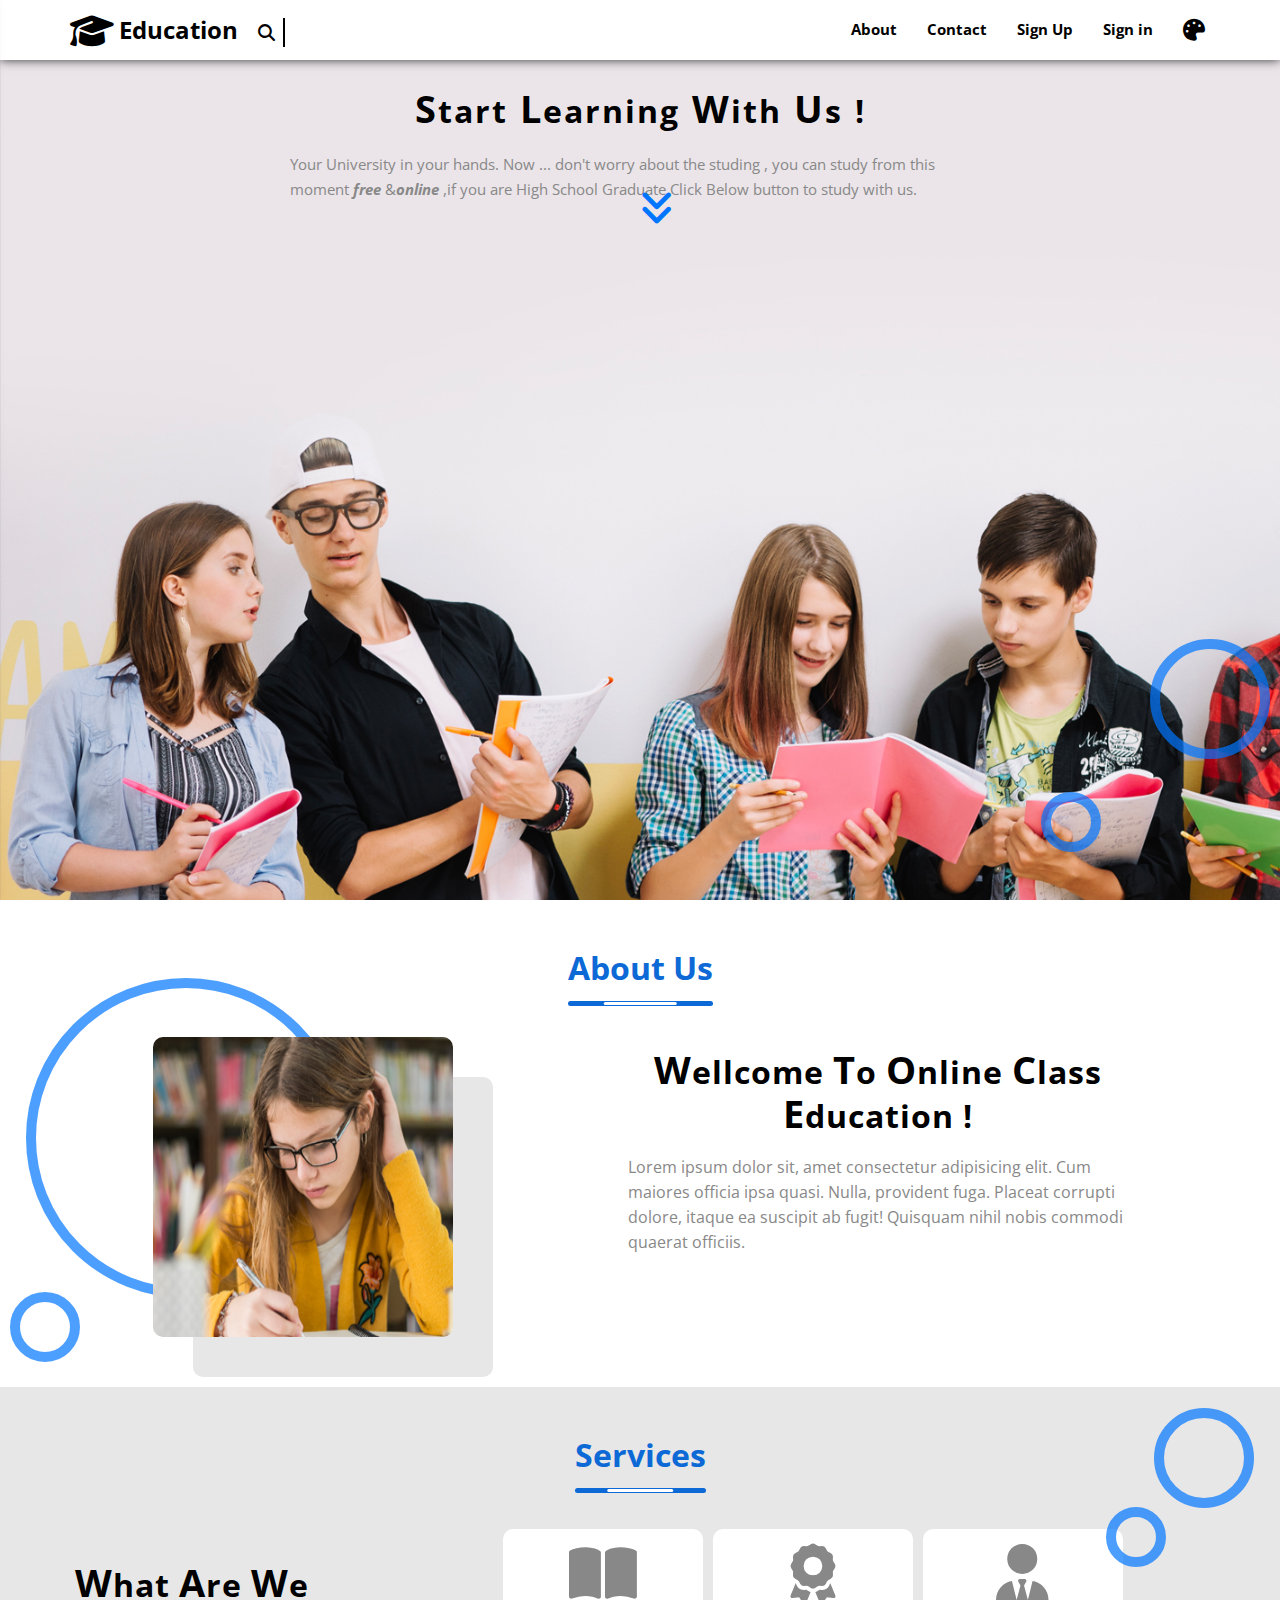
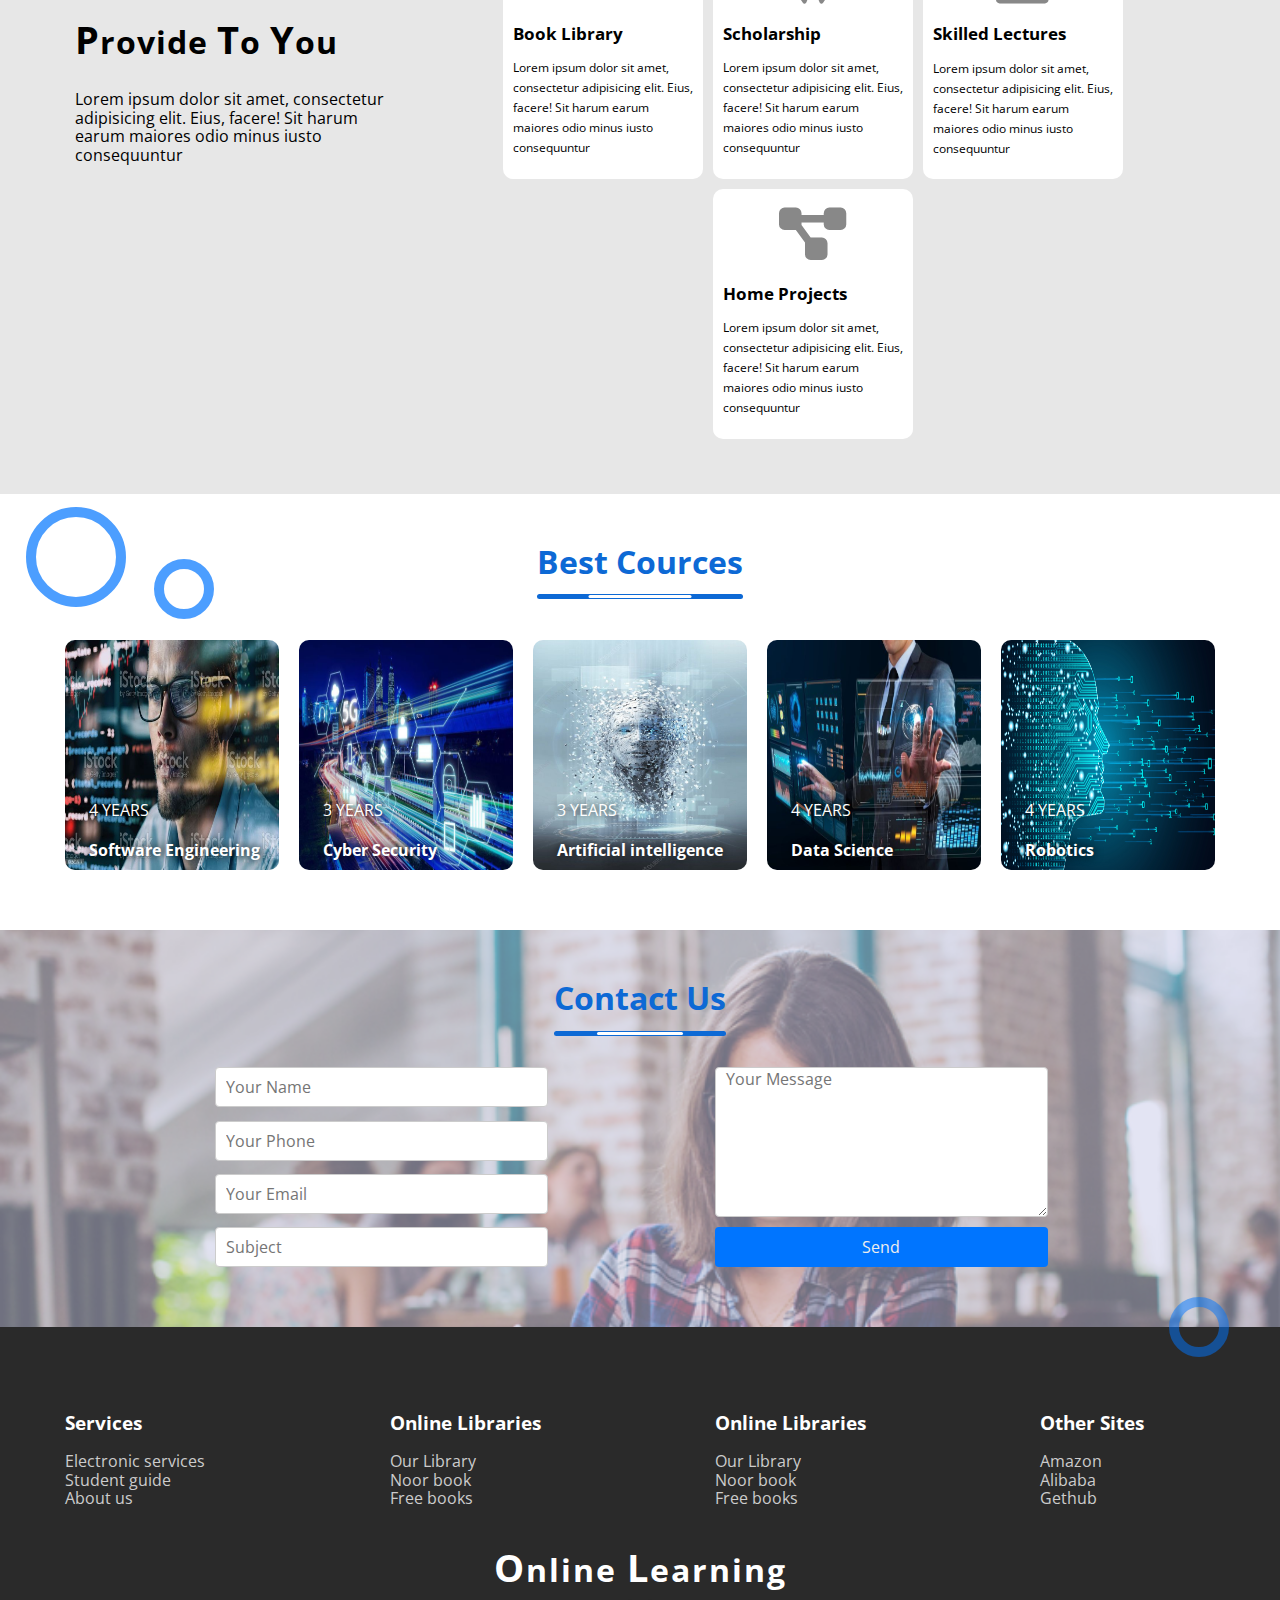
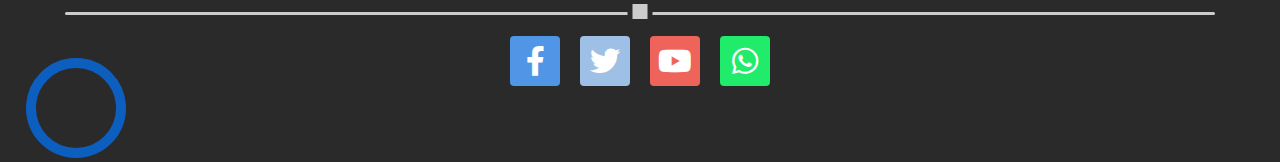
<file: index.html>
<!DOCTYPE html>
<html>

<head>
    <meta charset="UTF-8" />
    <meta http-equiv="X-UA-Compatible" content="IE=edge">
    <meta name="viewport" content="width=device-width, initial-scale=1.0">
    <meta name='description' content="This is Arabic University for online 
    education around the Arabian Motherland" />
    <title>Arabic University</title>

    <link rel="stylesheet" href="css/normalize.css">
    <link rel="stylesheet" href="css/all.min.css">
    <link rel="stylesheet" href="css/framework.css">
    <link rel="stylesheet" href="css/main.css">
    <link rel="stylesheet" href="css/signIn.css">
    <link rel="stylesheet" href="css/signUp.css">
    <link rel="preconnect" href="https://fonts.googleapis.com" />
    <link rel="preconnect" href="https://fonts.gstatic.com" crossorigin />
    <link href="https://fonts.googleapis.com/css2?family=Open+Sans:wght@300;500&display=swap" rel="stylesheet" />


</head>

<body>
    <!-- Start Page  -->
    <!-- Start  header -->
    <div class="landing">
        <header class="header" id="to-header">
            <div class="container">
                <h2 class="logo">
                    <i class="fas fa-graduation-cap "></i>
                    <span class="">Education</span>
                </h2>
                <div class="search-box">
                <form action="" class="search-form">
                    <i class="fas fa-search"></i>
                    <input type="search" class="">
                </form>
            </div>
                <div class="links-box">
                    <ul class="links">
                        <li><a href="#to-about">About</a></li>
                        <li><a href="#">Contact</a></li>
                        <li class="signup-links">
                            <a class="sign-up p-relative" href="#">Sign Up
                            <div class="">
                                <div class="student pt-10 pb-10">As A Student</div>
                                <div class="doctor pt-10 pb-10">As An Instructor</div>
                            </div>
                        </a>
                        </li>
                        <li><a class="sign-in" href="#">Sign in</a></li>
                        <li><a id="mode" style="font-size: 22px;" class="fas fa-palette" href="#"></a></li>
                    </ul>
                </div>
            </div>
        </header>
        <!-- End  header -->

        <!-- Start Sign In Form  -->
        <form class="sign-in" action="" method="post">
            <div class="go-back">
                <i class="fas fa-arrow-left" aria-hidden="true"></i>
            </div>
            <h1>Sign In</h1>
            <input type="text" placeholder="Enter Academic no." required autofocus>
            <input type="password" placeholder="Enter password" required>
            <p>Haven't get student yet ? <a href="#" class="sign-up">Sign Up</a></p>
            <input class="login-button" type="submit" value="LOGIN">
        </form>
        <!-- End Sign In Form  -->
        <!-- Start Sign Up Form  -->
        <form class="sign-up" action="#" method="post">
            <div class="close-back">
                <i class="fas fa-arrow-left" aria-hidden="true"></i>
            </div>
            <div class="sign-up-boxes">
            <div class="first-box show">
                <h1>Sign Up</h1>
                <input type="text"  name="fullName" placeholder="Full name" autofocus required>
                <input type="email" name="email" placeholder="Email" required>
                <div class="gender d-flex space-between">
                    <label>Gender :</label>
                    <label class="d-flex center" for="g1">  <input type="radio" name="gender" id="g1" checked>Male</label>
                    <label class="d-flex center" for="g2"> <input type="radio" name="gender" id="g2">Femal </label>
                </div>
               <div class="bod d-flex space-between">
                    <label for="dob">Birthday :</label>
                    <input class="dob" type="date">
               </div>
                <div class="btns d-flex space-between">
                    <!-- <input type="reset" value="Reset"> -->
                    <input type="button" class="btn-next" value="Next">
                </div>
            </div>
            <div class="second-box">
                <div class="country d-flex space-between" >
                    <label for="country">Country :</label>
                    <select  id="country">
                        <optgroup class="opt" label="Islamic Count">
                            <option id="opt" value="1">Yemen</option>
                            <option id="opt" value="2">Egept </option>
                            <option id="opt" value="2">Egept </option>
                            <option id="opt" value="3">Sudia Arabia</option>
                            <option id="opt" value="3">Sudia Arabia</option>
                        </optgroup>
                    </select>
                </div>
                <div class="city d-flex space-between" >
                    <label for="city">City :</label>
                    <select  id="city">
                        <optgroup class="opt" label="Islamic Count">
                            <option id="opt" value="1">Taiz</option>
                            <option id="opt" value="2">Sanaa </option>
                            <option id="opt" value="2">Aden </option>
                            <option id="opt" value="3">Hadramoot</option>
                            <option id="opt" value="3">Maarib</option>
                        </optgroup>
                    </select>
                </div>
                    <input type="text" name="phoneNumber" placeholder="Phone number" required>
                <div class="certificate-file">
                    <label for="file-id">High School Cirtificate :</label>
                    <input type="file" id="file-id" name="certifiateFile"placeholder="choose file" required>
                </div>
                <div class="btns d-flex space-between">
                    <!-- <input type="reset" value="Reset"> -->
                    <input type="submit" value="Send">
                </div>
            </div>
        </div>
        </form>
        <!-- End Sign Up Form  -->

        <!-- Start Landing Section -->
        <div class="intro">
            <div class="container">
                <div class="parag">
                    <h1>Start <span>L</span>earning <span>W</span>ith <span>U</span>s !</h1>
                    <p> 
                        Your University in your hands. Now ... don't worry about the studing ,
                        you can study from this moment <b> <i>free</i> </b>&amp;<strong><i>online</i></strong>
                        ,if you are High School Graduate
                        Click Below button to study with us.
                    </p>
                </div>
            </div>
        </div>
        <i class='fa fa-angle-double-down' data-section=".services"></i>
    </div>
    </div>
    <!-- End Landing  -->

    <!-- Start navigation -->
    <div class="nav">
        <div class="go-back"><i class="fas fa-arrow-left"></i></div>
        <div class="nav-box">
            <a href="#" class="element">
                <i class="fas fa-university"></i>
                <span>Faculities</span>
            </a>
            <a href="#" class="element">
                <i class="fas fa-graduation-cap"></i>
                <span>Cources</span>
            </a>
            <a href="#" class="element">
                <i class="fa fa-book-open"></i>
                <span>Library</span>
            </a>
            <a href="#" class="element">
                <i class="fa fa-language"> </i>
                <span>Language</span>
            </a>
            <a href="#" class="element">
                <i class="fa fa-map-marker"></i>
                <span>Location</span>
            </a>
            <a href="#" class="element">
                <i class="fas fa-question-circle"></i>
                <span>Help</span>
            </a>
        </div>
    </div>

    <!-- Start About Us  -->
    <div class="about-us">
        <h1 class="h1-title">About Us</h1>
        <div class="container">
            <div class="about-box">
                <img src="imgs/about_us.jpg">
                <div class="text-box">
                    <h1><span>W</span>ellcome
                        <span>T</span>o <span>O</span>nline <span>C</span>lass <span>E</span>ducation !
                    </h1>
                    <p>Lorem ipsum dolor sit, amet consectetur adipisicing elit. Cum maiores officia ipsa quasi. Nulla,
                        provident fuga. Placeat corrupti dolore, itaque ea suscipit ab fugit! Quisquam nihil nobis
                        commodi quaerat officiis.</p>
                </div>
            </div>
        </div>
    </div>
    <!-- End About Us  -->

    <!-- Start Services  -->
    <div class="services">
        <h1 class="h1-title">Services</h1>
        <div class="container">
            <div class="text-box">
                <h1><span>W</span>hat
                    <span>A</span>re <span>W</span>e <span>P</span>rovide <span>T</span>o
                    <span>Y</span>ou
                </h1>
                <p>
                    Lorem ipsum dolor sit amet, consectetur adipisicing elit. Eius, facere! Sit harum earum maiores odio
                    minus iusto consequuntur
                </p>
            </div>
            <div class="services-box">
                <div class="service-box">
                    <i class="fas fa-book-open "></i>
                    <h2>Book Library</h2>
                    <p>
                        Lorem ipsum dolor sit amet, consectetur adipisicing elit. Eius, facere! Sit harum earum maiores
                        odio
                        minus iusto consequuntur
                    </p>
                </div>
                <div class="service-box">
                    <i class="fa fa-award  "></i>
                    <h2>Scholarship</h2>
                    <p>
                        Lorem ipsum dolor sit amet, consectetur adipisicing elit. Eius, facere! Sit harum earum maiores
                        odio
                        minus iusto consequuntur
                    </p>
                </div>
                <div class="service-box">
                    <i class="fas fa-user-tie "></i>
                    <h2>Skilled Lectures</h2>
                    <p>
                        Lorem ipsum dolor sit amet, consectetur adipisicing elit. Eius, facere! Sit harum earum maiores
                        odio
                        minus iusto consequuntur
                    </p>
                </div>
                <div class="service-box">
                    <i class="fas fa-project-diagram  "></i>
                    <h2>Home Projects</h2>
                    <p>
                        Lorem ipsum dolor sit amet, consectetur adipisicing elit. Eius, facere! Sit harum earum maiores
                        odio
                        minus iusto consequuntur
                    </p>
                </div>

            </div>
        </div>
    </div>
    <!-- End Services  -->

    <!-- Start Cources  -->
    <div class="cources">
        <h1 class="h1-title">Best Cources</h1>
        <div class="container">
            <span class="cource-box">
                <img src="imgs/Engineering/SE_1.jpg" alt="">
                <div class="deatails">
                    <span>4 YEARS</span>
                    <h4>Software Engineering</h4>
                </div>
            </span>
            <span class="cource-box">
                <img src="imgs/Engineering/Cyber_3.jpg" alt="">
                <div class="deatails">
                    <span>3 YEARS</span>
                    <h4>Cyber Security</h4>
                </div>
            </span>
            <span class="cource-box">
                <img src="imgs/Engineering/AI_2.jpg" alt="">
                <div class="deatails">
                    <span>3 YEARS</span>
                    <h4>Artificial intelligence </h4>
                </div>
            </span>
            <span class="cource-box">
                <img src="imgs/Engineering/Data_Analysis_1.jpg" alt="">
                <div class="deatails">
                    <span>4 YEARS</span>
                    <h4>Data Science</h4>
                </div>
            </span>
            <span class="cource-box">
                <img src="imgs/Engineering/Robot_1.jpg" alt="">
                <div class="deatails">
                    <span>4 YEARS</span>
                    <h4>Robotics</h4>
                </div>
            </span>
        </div>
    </div>
    <!-- End Faculities  -->
    <!-- Satrt Contact Us -->
    <div class="contact">
        <div class="container">
            <h1 class="h1-title">Contact Us</h1>
            <form action="">
                <div class="left">
                    <input type="text" placeholder="Your Name" name="name">
                    <input type="text" placeholder="Your Phone" name="phoneNo">
                    <input type="text" placeholder="Your Email" name="email">
                    <input type="text" placeholder="Subject" name="subject">
                </div>
                <div class="right">
                    <textarea name="textArea" placeholder="Your Message" name="message"></textarea>
                    <input type="submit" name="btnSend" value="Send">
                </div>
            </form>
        </div>
    </div>
    <!-- End Contact Us -->

    <!-- Start Footer  -->
    <footer>
        <div class="container">
            <div class="other-links">
                <ul>
                    <h3>Services</h3>
                    <li><a href="#"> Electronic services</a></li>
                    <li><a href="#">Student guide</a></li>
                    <li><a href="#" id="to-about">About us</a></li>
                </ul>
                <ul>
                    <h3>Online Libraries</h3>
                    <li><a href="http//www.books-library.net">Our Library</a></li>
                    <li><a href="http//www.noor-book.com">Noor book</a></li>
                    <li><a href="http//www.books-library.net">Free books</a></li>

                </ul>
                <ul>
                    <h3>Online Libraries</h3>
                    <li><a href="http//www.books-library.net">Our Library</a></li>
                    <li><a href="http//www.noor-book.com">Noor book</a></li>
                    <li><a href="http//www.books-library.net">Free books</a></li>

                </ul>
                <ul>
                    <h3>Other Sites</h3>
                    <li><a href="http//www.amazon.com">Amazon</a> </li>
                    <li> <a href="http//www.alibaba.com">Alibaba</a></li>
                    <li> <a href="http//www.gethub.com">Gethub</a></li>
                </ul>
            </div>
            <h1 class="footer-text"><span>O</span>nline <span>L</span>earning</h1>
            <div class="social-media">
                <ul>
                    <li>
                        <a href="#www.facebook.com" class="facebook">
                            <i class="fab fa-facebook-f"></i>
                        </a>
                    </li>
                    <li>
                        <a href="#www.twitter.com" class="twitter">
                            <i class="fab fa-twitter"></i>
                        </a>
                    </li>
                    <li>
                        <a href="#www.youtube.com" class="youtube">
                            <i class="fab fa-youtube"></i>
                        </a>
                    </li>
                    <li>
                        <a href="#mailto:\\aljlalayad1902014@gmail.com" class="whatsapp">
                            <i class="fab fa-whatsapp"></i>
                        </a>
                    </li>
                </ul>
            </div>
        </div>
    </footer>
    <!-- End Footer  -->
    </div>
    <button class="fa fa-angle-double-up go-up"></button>

    <script src="js/main.js"></script>
    <script src="js/signUp.js"></script>
    <script src="js/colorMode.js"></script>
</body>

</html>
</file>
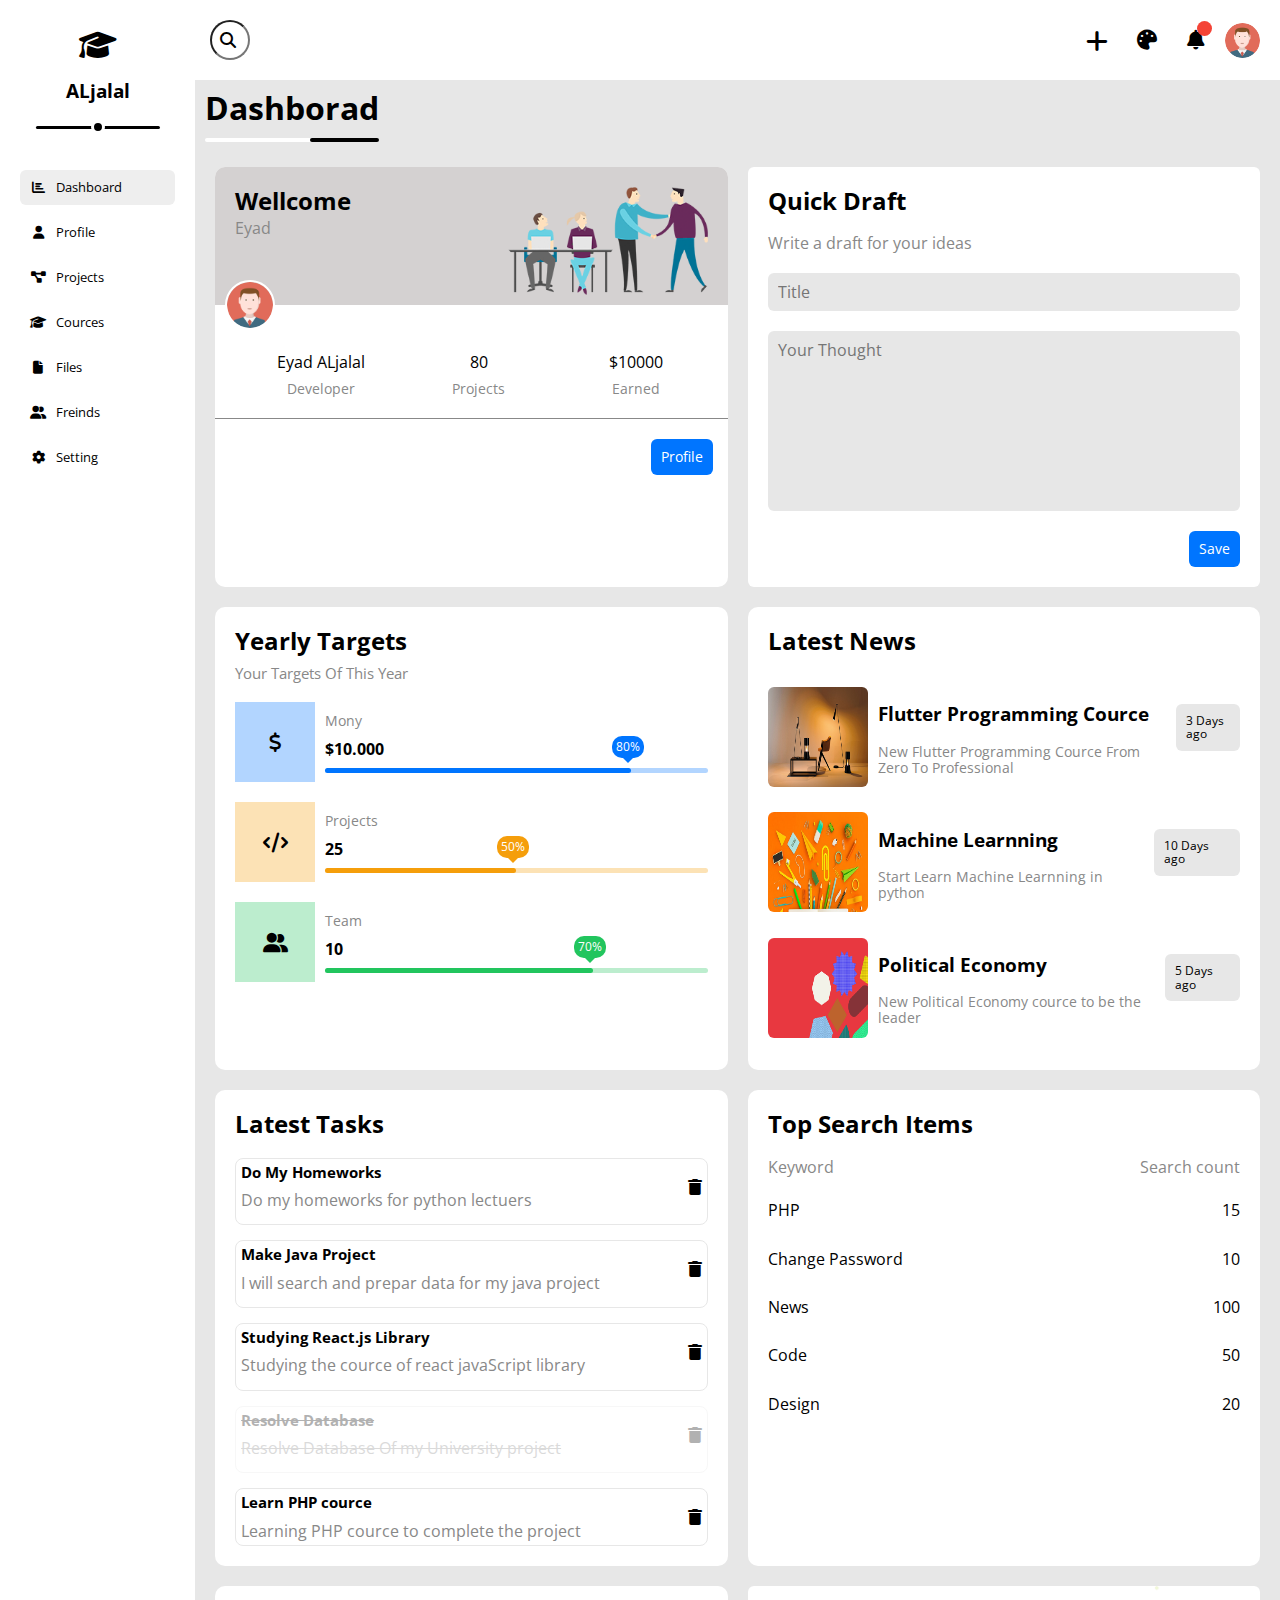
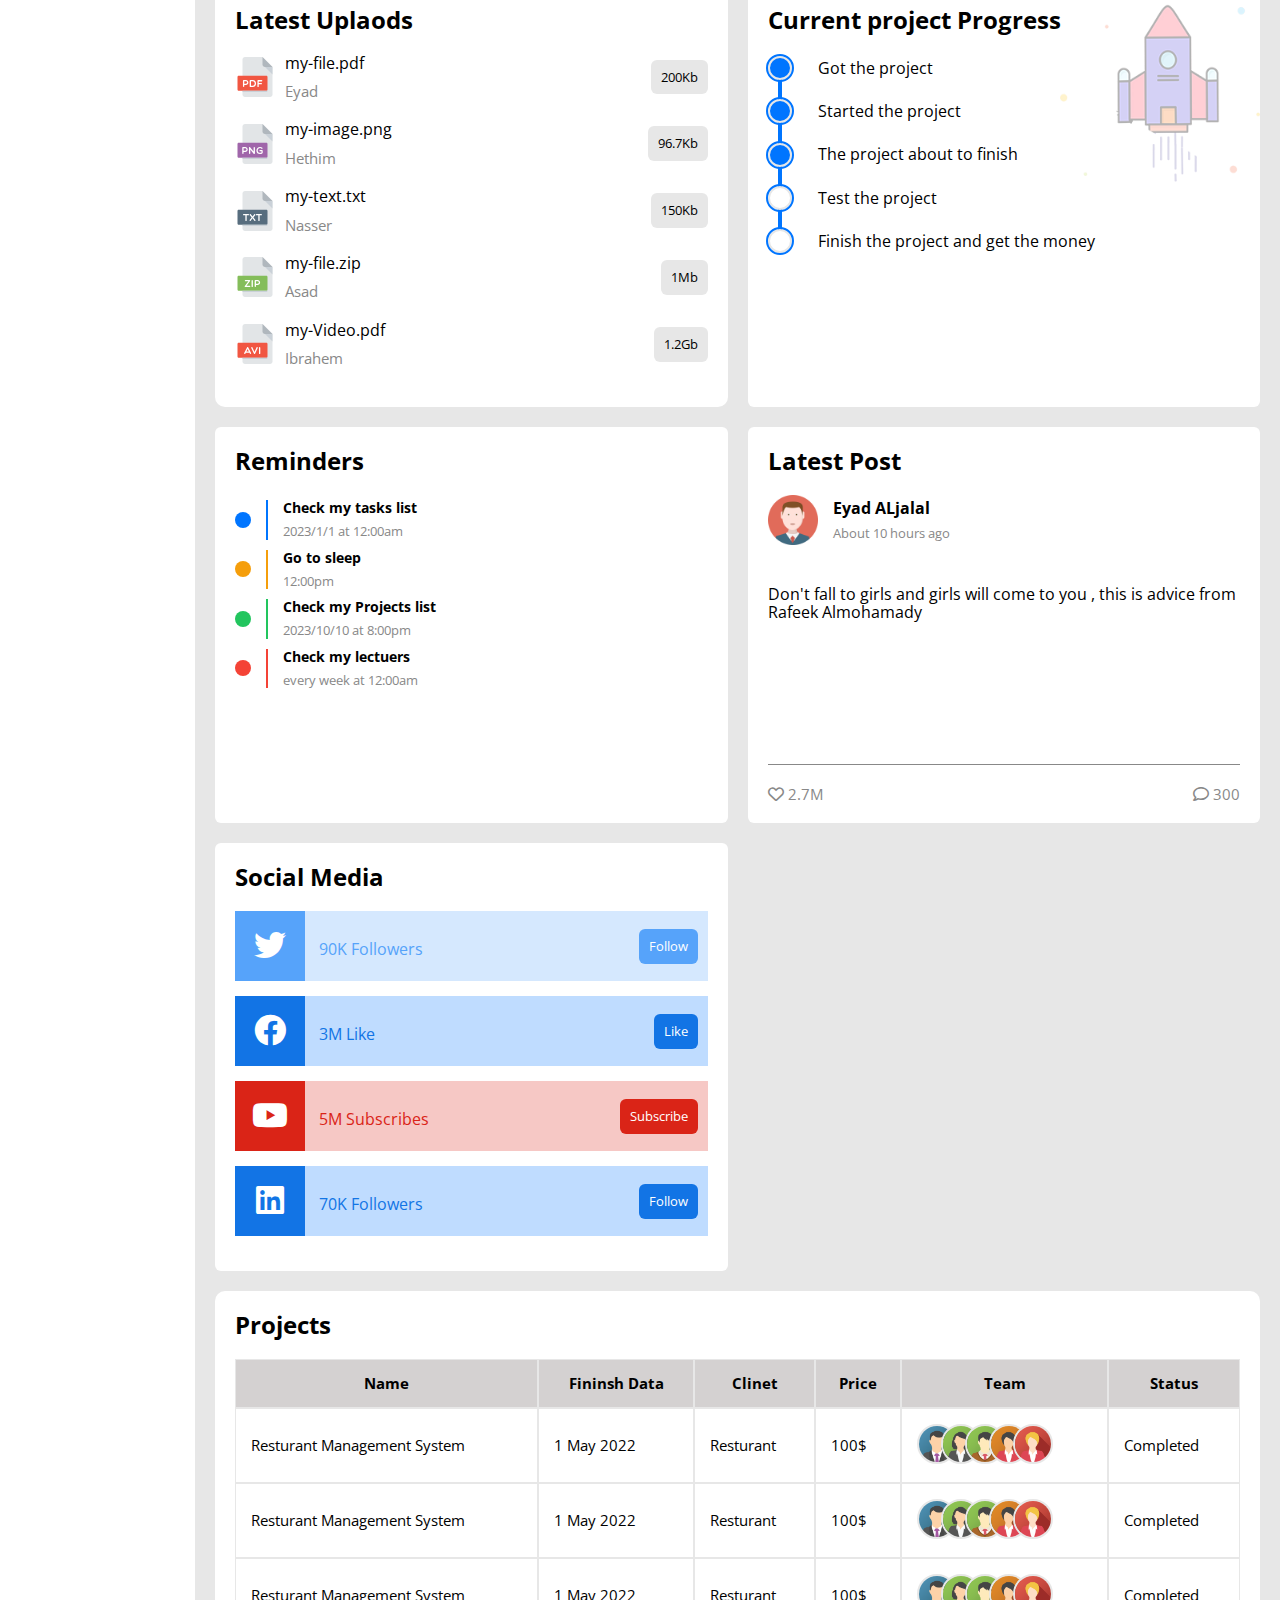
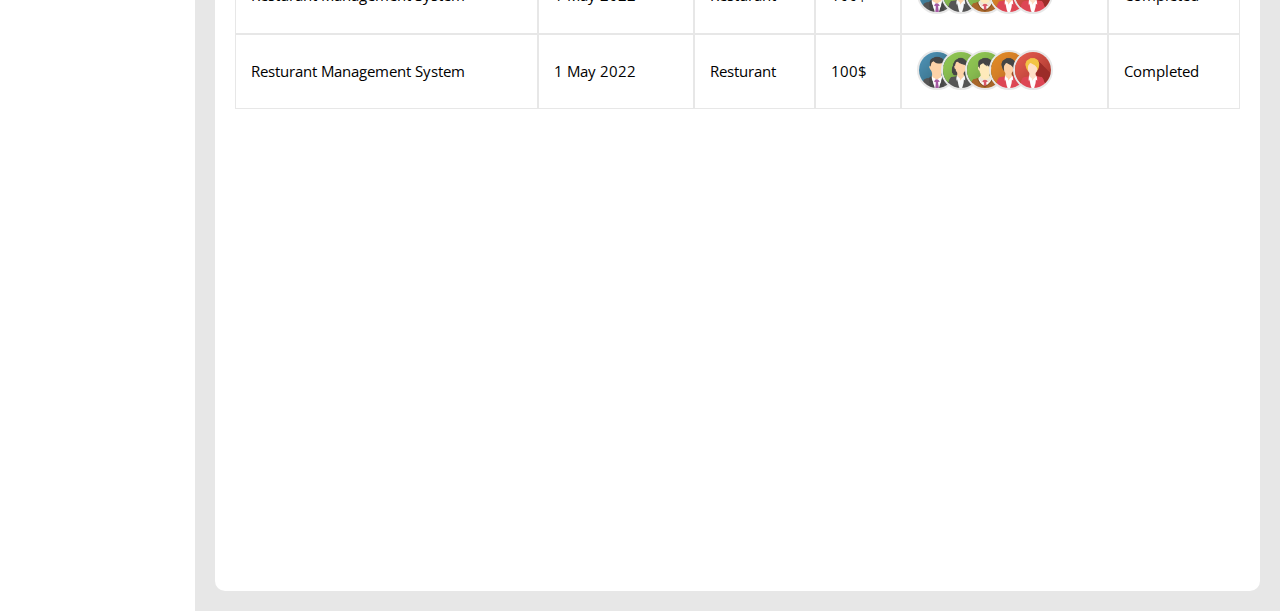
<file: dashboard.html>
<!DOCTYPE html>
<html lang="en">
<head>
    <meta charset="UTF-8">
    <meta http-equiv="X-UA-Compatible" content="IE=edge">
    <meta name="viewport" content="width=device-width, initial-scale=1.0">
    <title>Dashboard</title>
    <link rel="stylesheet" href="css/all.min.css">
    <link rel="stylesheet" href="css/framework.css">
    <link rel="stylesheet" href="css/dashboard.css">
    <link rel="stylesheet" href="css/normalize.css">
    <link rel="preconnect" href="https://fonts.googleapis.com" />
    <link rel="preconnect" href="https://fonts.gstatic.com" crossorigin />
    <link href="https://fonts.googleapis.com/css2?family=Open+Sans:wght@300;500&display=swap" rel="stylesheet" />
</head>
<body>
    <div class="page d-flex">
        <div class="sidebar p-20 p-relative">
            <a href="index.html" class="main-icon center-flex"><i class="fas fa-graduation-cap"></i></a> 
            <h3 class="p-relative txt-c mt-0">ALjalal</h3>
            <ul>
                <li>
                    <a href="#" class="active d-flex align-center fs-14 font-color rad-6 p-10" data-section=".dashboard">
                        <i class="fas fa-chart-bar fa-fw"></i>
                        <span>Dashboard</span>
                    </a>
                </li>
                <li>
                    <a href="#" class="d-flex align-center fs-14 font-color rad-6 p-10" data-section=".profile">
                        <i class="fas fa-user fa-fw"></i>
                        <span>Profile</span>
                    </a>
                </li>
                <li>
                    <a href="#" class="d-flex align-center fs-14 font-color rad-6 p-10" data-section=".projects">
                        <i class="fa fa-project-diagram fa-fw"></i>
                        <span>Projects</span>
                    </a>
                </li>
                <li>
                    <a href="#" class="d-flex align-center fs-14 font-color rad-6 p-10" data-section=".cources">
                        <i class="fas fa-graduation-cap fa-fw"></i>
                        <span>Cources</span>
                    </a>
                </li>
                <li>
                    <a href="#" class="d-flex align-center fs-14 font-color rad-6 p-10" data-section=".files">
                        <i class="fas fa-file fa-fw"></i>
                        <span>Files</span>
                    </a>
                </li>
                <li>
                    <a href="#" class="d-flex align-center fs-14 font-color rad-6 p-10" data-section=".friends">
                        <i class="fa fa-user-friends fa-fw"></i>
                        <span>Freinds</span>
                    </a>
                </li>
                <li>
                    <a href="#" class="d-flex align-center fs-14 font-color rad-6 p-10" data-section=".setting">
                        <i class="fa fa-cog fa-fw"></i>
                        <span>Setting</span>
                    </a>
                </li>
            </ul>
        </div>
        <div class="content w-full">
            <!-- Start Head Part -->
            <div class="head bg-color p-15 between-flex">
                <div class="search p-relative">
                    <input class="p-10 rad-6 bg-color font-color" type="search" placeholder="Type a keyword">
                </div>
                <div class="icons d-flex align-center">
                    <a class="fas fa-plus font-color m-5 p-10 rad-half new center-flex p-relative"> 
                        <div class="">
                            <span class="add new-wedget">Add new Wedget</span>
                            <span class="add new-wedget">Add new Wedget</span>
                            <span class="add new-wedget">Add new Wedget</span>
                        </div>
                    </a>
                    <a id="mode" class="fas fa-palette font-color m-5 p-10 rad-half"></a>
                    <span class="notification p-relative p-10 m-5 rad-half">
                        <i class="fas fa-bell fa-lg"></i>
                    </span>
                    <img class="m-5 rad-half" src="imgs/dashboard/avatar.png" alt="">
                </div>
            </div>
            <!-- End Head Part -->
            <div class="content-pages">
                <div class="dashboard active">
                    <h1 class="p-relative font-color">Dashborad</h1>
                    <div class="wrapper d-grid gap-20">
                        <!-- Start Wellcome  -->
                        <div class="wellcome bg-color rad-10 txt-c-mobile block-mobile">
                        <div class="intro p-20 d-flex space-between bg-alt2-color ">
                            <div>
                                <h2 class="m-0">Wellcome</h2>
                                <p class="c-gray mt-5">Eyad</p>
                            </div>
                            <img src="imgs/dashboard/welcome.png" alt="">
                        </div>
                        <img class="avatar" src="imgs/dashboard/avatar.png" alt="">
                        <div class="body txt-c d-flex p-20 mb-20 block-mobile">
                            <div  class="font-color">Eyad ALjalal<span class="d-block c-gray fs-14 mt-10"> Developer</span></div>
                            <div class="font-color">80<span class="d-block c-gray fs-14 mt-10"> Projects</span></div>
                            <div class="font-color">$10000 <span class="d-block c-gray fs-14 mt-10">Earned</span></div>
                        </div>
                        <a href="#" class="visit d-block fs-14 bg-blue c-white w-fit btn-shape">Profile</a>
                        </div>
                        <!-- End Wellcome  -->

                        <!-- Start Quick Draft  -->
                        <div class="quick-draft p-20 bg-color rad-6">
                            <h2 class="mt-0 font-color w-fit">Quick Draft</h2>
                            <p class="mt-0 mb-20 c-gray">Write a draft for your ideas</p>
                            <form action="">
                                <input type="text" class="d-block mb-20 w-full p-10 bg-alt-color font-color b-none rad-6" placeholder="Title">
                                <textarea class="d-block mb-20 w-full p-10 bg-alt-color font-color b-none rad-6" placeholder="Your Thought"></textarea>
                                <input type="submit" value="Save" class="save d-block fs-14 b-none bg-blue c-white btn-shape">
                            </form>
                        </div>
                        <!-- End Quick Draft  -->

                        <!-- Start Targets  -->
                        <div class="targets p-20 rad-10 bg-color">
                            <h2 class="mt-0 mb-10 font-color ">Yearly Targets</h2>
                            <p class="mt-0 mb-20 c-gray fs-15">Your Targets Of This Year </p>
                            <div class="target-row mb-20 center-flex blue">
                                <div class="icon center-flex">
                                    <i class="fas fa-dollar-sign fa-lg font-color"></i>
                                </div>
                                <div class="details">
                                    <span class="c-gray fs-14">Mony</span>
                                    <span class="d-block mt-5 mb-10 fw-bold font-color">$10.000</span>
                                    <div class="progress p-relative" >
                                        <span class="blue" style="width:80%;">
                                            <span class="c-white fs-13 rad-10">80%</span>
                                        </span>
                                    </div>
                                </div>
                            </div>
                            <div class="target-row mb-20 center-flex orange">
                                <div class="icon center-flex ">
                                    <i class="fas fa-code fa-lg font-color"></i>
                                </div>
                                <div class="details">
                                    <span class="c-gray fs-14">Projects</span>
                                    <span class="d-block mt-5 mb-10 fw-bold font-color">25</span>
                                    <div class="progress p-relative" >
                                        <span class="orange" style="width:50%;">
                                            <span class="c-white fs-13 rad-10">50%</span>
                                        </span>
                                    </div>
                                </div>
                            </div>
                            <div class="target-row mb-20 center-flex green">
                                <div class="icon center-flex">
                                    <i class="fas fa-user-friends fa-lg font-color"></i>
                                </div>
                                <div class="details">
                                    <span class="c-gray fs-14">Team</span>
                                    <span class="d-block mt-5 mb-10 fw-bold font-color">10</span>
                                    <div class="progress p-relative" >
                                        <span class="green" style="width:70%;">
                                            <span class="c-white fs-13 rad-10">70%</span>
                                        </span>
                                    </div>
                                </div>
                            </div>
                        </div>
                        <!-- End Targets  -->

                        <!-- Start Latest News  -->
                        <div class="latest-news mt-0 p-20 bg-color rad-10 txt-c-mobile ">
                            <h2 class="mt-0 mb-20 font-color">Latest News</h2>
                            <div class="new-row d-flex align-center block-mobile">
                                <img src="imgs/dashboard/news-01.png"  >
                                <div class="info p-10">
                                    <h3 class="font-color">Flutter Programming Cource</h3>
                                    <p class="c-gray mt-0 fs-14">New Flutter Programming Cource From Zero To Professional </p>
                                </div>
                                <div class="btn-shape font-color bg-alt-color fs-13 lable">3 Days ago </div>
                            </div>
                            <div class="new-row d-flex align-center block-mobile">
                                <img src="imgs/dashboard/news-02.png"  >
                                <div class="info p-10">
                                    <h3 class="font-color">Machine Learnning</h3>
                                    <p class="c-gray mt-0 fs-14">Start Learn Machine Learnning in python </p>
                                </div>
                                <div class="btn-shape font-color bg-alt-color fs-13 lable">10 Days ago </div>
                            </div>
                            <div class="new-row d-flex align-center block-mobile">
                                <img src="imgs/dashboard/news-03.png"  >
                                <div class="info p-10">
                                    <h3 class="font-color">Political Economy </h3>
                                    <p class="c-gray mt-0 fs-14">New Political Economy cource to be the leader </p>
                                </div>
                                <div class="btn-shape font-color bg-alt-color fs-13 lable">5 Days ago </div>
                            </div>
                        </div>
                        <!-- End Latest News  -->

                        <!-- Start Tasks  -->
                        <div class="tasks p-20 bg-color rad-10">
                            <h2 class="mt-0 mb-20 font-color">Latest Tasks</h2>
                            <div class="task-row between-flex">
                                <div class="info">
                                    <h3 class="mt-0 mb-10 fs-15 font-color">Do My Homeworks </h3>
                                <p class="m-0 c-gray">Do my homeworks for python lectuers</p>
                                </div>
                                <i class="fa fa-trash font-color delete"></i>
                            </div>
                            <div class="task-row between-flex">
                                <div class="info">
                                    <h3 class="mt-0 mb-10 fs-15 font-color">Make Java Project</h3>
                                <p class="m-0 c-gray">I will search and prepar data for my java project</p>
                                </div>
                                <i class="fa fa-trash font-color delete"></i>
                            </div>
                            <div class="task-row between-flex">
                                <div class="info">
                                    <h3 class="mt-0 mb-10 fs-15 font-color">Studying React.js Library</h3>
                                <p class="m-0 c-gray">Studying the cource of react javaScript library</p>
                                </div>
                                <i class="fa fa-trash font-color delete"></i>
                            </div>
                            <div class="task-row between-flex done">
                                <div class="info">
                                    <h3 class="mt-0 mb-10 fs-15 font-color"> Resolve Database </h3>
                                <p class="m-0 c-gray">Resolve Database Of my University project</p>
                                </div>
                                <i class="fa fa-trash font-color delete"></i>
                            </div>
                            <div class="task-row between-flex">
                                <div class="info">
                                    <h3 class="mt-0 mb-10 fs-15 font-color">Learn PHP cource</h3>
                                <p class="m-0 c-gray">Learning PHP cource to complete the project</p>
                                </div>
                                <i class="fa fa-trash font-color delete"></i>
                            </div>
                        </div>
                        <!-- End Tasks  -->

                        <!-- Start Top Search Items  -->
                        <div class="search-items p-20 rad-10 bg-color">
                            <h2 class="mt-0 mb-20 font-color ">Top Search Items</h2>
                            <div class="items-head between-flex c-gray mb-10">
                                <div>Keyword</div>
                                <div>Search count</div>
                            </div>
                            <div class="item between-flex font-color pt-15 pb-15">
                                <div>PHP</div>
                                <div>15</div>
                            </div>
                            <div class="item between-flex font-color pt-15 pb-15">
                                <div>Change Password</div>
                                <div>10</div>
                            </div>
                            <div class="item between-flex font-color pt-15 pb-15">
                                <div>News</div>
                                <div>100</div>
                            </div>
                            <div class="item between-flex font-color pt-15 pb-15">
                                <div>Code</div>
                                <div>50</div>
                            </div>
                            <div class="item between-flex font-color pt-15 pb-15">
                                <div>Design</div>
                                <div>20</div>
                            </div>
                        </div>
                        <!-- End Top Search Items  -->

                        <!-- Start Latest Uploads -->
                        <div class="latest-upload p-20 rad-10 bg-color">
                            <h2 class="mt-0 mb-20 font-color">Latest Uplaods</h2>
                            <ul class="m-0">
                                <li class="between-flex pb-10 mb-10">
                                    <div class="d-flex align-center">
                                        <img class="mr-10" src="imgs/dashboard/pdf.svg" alt="">
                                        <div>
                                            <span class="d-block mb-10 font-color">my-file.pdf</span>
                                            <span class="fs-15 c-gray">Eyad</span>
                                        </div>
                                    </div>
                                    <div class="btn-shape bg-alt-color fs-13 font-color">200Kb</div>
                                </li>
                                <li class="between-flex pb-10 mb-10">
                                    <div class="d-flex align-center">
                                        <img class="mr-10" src="imgs/dashboard/png.svg" alt="">
                                        <div>
                                            <span class="d-block mb-10 font-color">my-image.png</span>
                                            <span class="fs-15 c-gray">Hethim</span>
                                        </div>
                                    </div>
                                    <div class="btn-shape bg-alt-color fs-13 font-color">96.7Kb</div>
                                </li>
                                <li class="between-flex pb-10 mb-10">
                                    <div class="d-flex align-center">
                                        <img class="mr-10" src="imgs/dashboard/txt.svg" alt="">
                                        <div>
                                            <span class="d-block mb-10 font-color">my-text.txt</span>
                                            <span class="fs-15 c-gray">Nasser</span>
                                        </div>
                                    </div>
                                    <div class="btn-shape bg-alt-color fs-13 font-color">150Kb</div>
                                </li>
                                <li class="between-flex pb-10 mb-10">
                                    <div class="d-flex align-center">
                                        <img class="mr-10" src="imgs/dashboard/zip.svg" alt="">
                                        <div>
                                            <span class="d-block mb-10 font-color">my-file.zip</span>
                                            <span class="fs-15 c-gray">Asad</span>
                                        </div>
                                    </div>
                                    <div class="btn-shape bg-alt-color fs-13 font-color">1Mb</div>
                                </li>
                                <li class="between-flex pb-10 mb-10">
                                    <div class="d-flex align-center">
                                        <img class="mr-10" src="imgs/dashboard/avi.svg" alt="">
                                        <div>
                                            <span class="d-block mb-10 font-color">my-Video.pdf</span>
                                            <span class="fs-15 c-gray">Ibrahem</span>
                                        </div>
                                    </div>
                                    <div class="btn-shape bg-alt-color fs-13 font-color">1.2Gb</div>
                                </li>
                            </ul>
                        </div>
                        <!-- End Latest Uploads -->

                        <!-- Start Current Project  -->
                        <div class="current-project p-20 rad-6 bg-color p-relative">
                            <h2 class="mt-0 mb-20 font-color">Current project Progress</h2>
                            <ul class="m-0 ml-10 p-relative ">
                                <li class="mt-25 d-flex align-center font-color done">Got the project</li>
                                <li class="mt-25 d-flex align-center font-color done">Started the project</li>
                                <li class="mt-25 d-flex align-center font-color done">The project about to finish</li>
                                <li class="mt-25 d-flex align-center font-color current">Test the project</li>
                                <li class="mt-25 d-flex align-center font-color ">Finish the project and get the money</li>
                            </ul>
                            <img src="imgs/dashboard/project.png" alt="">
                        </div>
                        <!-- End Current Project  -->

                        <!-- Start Reminders  -->
                        <div class="reminders p-25 rad-6 bg-color">
                            <h2 class="mt-0 mb-25 font-color">Reminders</h2>
                            <ul class="m-0">
                                <li class="d-flex align-center mb-10">
                                    <span class="bg-blue mr-15 d-block rad-half key"></span>
                                    <div class="pl-15 blue">
                                        <p class="fs-14 fw-bold mt-0 mb-5 font-color">Check my tasks list</p>
                                        <span class="fs-13 c-gray">2023/1/1 at 12:00am</span>
                                    </div>
                                </li>
                                <li class="d-flex align-center mb-10">
                                    <span class="bg-orange mr-15 d-block rad-half key"></span>
                                    <div class="pl-15 orange">
                                        <p class="fs-14 fw-bold mt-0 mb-5 font-color">Go to sleep</p>
                                        <span class="fs-13 c-gray">12:00pm</span>
                                    </div>
                                </li>
                                <li class="d-flex align-center mb-10">
                                    <span class="bg-green mr-15 d-block rad-half key"></span>
                                    <div class="pl-15 green">
                                        <p class="fs-14 fw-bold mt-0 mb-5 font-color">Check my Projects list</p>
                                        <span class="fs-13 c-gray">2023/10/10 at 8:00pm</span>
                                    </div>
                                </li>
                                <li class="d-flex align-center mb-10">
                                    <span class="bg-red mr-15 d-block rad-half key"></span>
                                    <div class="pl-15 red">
                                        <p class="fs-14 fw-bold mt-0 mb-5 font-color">Check my lectuers </p>
                                        <span class="fs-13 c-gray">every week at 12:00am</span>
                                    </div>
                                </li>
                            </ul>
                        </div>
                        <!-- End Reminder  -->


                        <!-- Start Latest Post  -->
                        <div class="latest-post p-20 rad-6 bg-color p-relative">
                            <h2 class="mt-0 mb-20 font-color">Latest Post</h2>
                            <div class="post-top d-flex align-center">
                                <img class="w-50 h-50 mr-15" src="imgs/dashboard/avatar.png" alt="">
                                <div class="info">
                                    <span class="d-block fw-bold mb-5 font-color">Eyad ALjalal</span>
                                    <span class="fs-13 c-gray">About 10 hours ago</span>
                                </div>
                            </div>
                            <div class="post-content txt-c-mobile pt-20 mt-20 pb-20 mb-20 font-color">
                                Don't fall to girls and girls will come to you ,
                                this is advice from Rafeek Almohamady
                            </div>
                            <div class="post-stats between-flex c-gray ">
                                <div>
                                    <i class="fa-regular fa-heart"></i>
                                    <span class="fs-15">2.7M</span>
                                </div>
                                <div>
                                    <i class="fa-regular fa-comment"></i>
                                    <span class="fs-15">300</span>
                                </div>
                            </div>
                        </div>
                        <!-- End Latest Post  -->

                        <!-- Start Social Media -->
                        <div class="social-media p-20 rad-6 bg-color p-relative">
                            <h2 class="mt-0 mb-20 font-color">Social Media</h2>
                            <div class="box twitter between-flex align-center w-full mt-15 mb-15">
                                <div class="icon h-full">
                                    <i class="fa-brands fa-twitter fa-lg  fs-xx c-white"></i>
                                    <span class="ml-10">90K Followers</span>
                                </div>
                                <a href="#" class="btn-shape c-white mr-10 fs-13"> Follow</a>
                            </div>
                            <div class="box facebook between-flex align-center w-full mt-15 mb-15">
                                <div class="icon h-full">
                                    <i class="fa-brands fa-facebook fa-lg fs-xx c-white"></i>
                                    <span class="ml-10">3M Like</span>
                                </div>
                                <a href="#" class="btn-shape c-white mr-10 fs-13">Like</a>
                            </div>
                            <div class="box youtube between-flex align-center w-full mt-15 mb-15">
                                <div class="icon h-full">
                                    <i class="fa-brands fa-youtube fa-lg fs-xx c-white"></i>
                                    <span class="ml-10">5M Subscribes </span>
                                </div>
                                <a href="#" class="btn-shape c-white mr-10 fs-13"> Subscribe</a>
                            </div>
                            <div class="box linkedin between-flex align-center w-full mt-15 mb-15">
                                <div class="icon h-full">
                                    <i class="fa-brands fa-linkedin fa-lg fs-xx c-white"></i>
                                    <span class="ml-10">70K Followers</span>
                                </div>
                                <a href="#" class="btn-shape c-white mr-10 fs-13"> Follow</a>
                            </div>
                        </div>
                        <!-- End Social Media -->

                    </div>
                    <div class="projects p-20 m-20 rad-10 bg-color">
                        <h2 class="mt-0 mb-20 font-color">Projects</h2>
                        <div class="responsive-table">
                            <table class="fs-15 w-full font-color">
                                <thead class="bg-alt2-color c-black">
                                    <tr class>
                                        <th>Name</th>
                                        <th>Fininsh Data</th>
                                        <th>Clinet</th>
                                        <th>Price</th>
                                        <th>Team</th>
                                        <th>Status</th>
                                    </tr>
                                </thead>
                                <tbody class="font-color">
                                    <tr>
                                        <td>Resturant Management System</td>
                                        <td>1 May 2022</td>
                                        <td>Resturant</td>
                                        <td>100$</td>
                                        <td>
                                            <img src="imgs/dashboard/team-01.png" alt="">
                                            <img src="imgs/dashboard/team-02.png" alt="">
                                            <img src="imgs/dashboard/team-03.png" alt="">
                                            <img src="imgs/dashboard/team-04.png" alt="">
                                            <img src="imgs/dashboard/team-05.png" alt="">
                                        </td>
                                        <td>Completed</td>
                                    </tr>
                                    <tr>
                                        <td>Resturant Management System</td>
                                        <td>1 May 2022</td>
                                        <td>Resturant</td>
                                        <td>100$</td>
                                        <td>
                                            <img src="imgs/dashboard/team-01.png" alt="">
                                            <img src="imgs/dashboard/team-02.png" alt="">
                                            <img src="imgs/dashboard/team-03.png" alt="">
                                            <img src="imgs/dashboard/team-04.png" alt="">
                                            <img src="imgs/dashboard/team-05.png" alt="">
                                        </td>
                                        <td>Completed</td>
                                    </tr>
                                    <tr>
                                        <td>Resturant Management System</td>
                                        <td>1 May 2022</td>
                                        <td>Resturant</td>
                                        <td>100$</td>
                                        <td>
                                            <img src="imgs/dashboard/team-01.png" alt="">
                                            <img src="imgs/dashboard/team-02.png" alt="">
                                            <img src="imgs/dashboard/team-03.png" alt="">
                                            <img src="imgs/dashboard/team-04.png" alt="">
                                            <img src="imgs/dashboard/team-05.png" alt="">
                                        </td>
                                        <td>Completed</td>
                                    </tr>
                                    <tr>
                                        <td>Resturant Management System</td>
                                        <td>1 May 2022</td>
                                        <td>Resturant</td>
                                        <td>100$</td>
                                        <td>
                                            <img src="imgs/dashboard/team-01.png" alt="">
                                            <img src="imgs/dashboard/team-02.png" alt="">
                                            <img src="imgs/dashboard/team-03.png" alt="">
                                            <img src="imgs/dashboard/team-04.png" alt="">
                                            <img src="imgs/dashboard/team-05.png" alt="">
                                        </td>
                                        <td>Completed</td>
                                    </tr>
                                </tbody>
                            </table>
                        </div>
                    </div>
                </div>
                <div class="setting">
                    <h1 class="p-relative font-color">Settings</h1>
                    <div class="setting-content m-20 d-grid gap-20">
                    <!-- Start Setting Box -->
                    <div class="setting-box p-20 rad-10 bg-color">
                        <h2 class="mt-0 mb-10 font-color">Site Control</h2>
                        <p class="c-gray mt-0 mb-5"> Control the website if there is maintenance</p>
                        <div class="mt-10 mb-20 between-flex">
                        <div>
                            <h3 class="mt-0 mb-10 font-color">Website Control</h3>
                            <p class="m-0 fs-14 c-gray">Open/close the website and type the reason</p>
                        </div>
                        <div>
                            <label>
                                <input class="toggle-checkbox" type="checkbox" name="" id="">
                                <div class="toggle-switch"></div>
                            </label>
                        </div>
                        </div>
                        <textarea class="close-msg p-10 rad-6 w-full font-color bg-alt-color" name="" id="" placeholder="Clone message content "></textarea>
                    </div>
                    <!-- End Setting Box -->
                    <!-- Start General Information Setting Box -->
                    <div class="general-box p-20 rad-10 bg-color">
                        <h2 class="mt-0 mb-10 font-color">General Information</h2>
                        <p class="c-gray mt-0 mb-5">General Information About Your Account</p>
                        <div class="mt-10 mb-20">
                            <div class="mb-15">
                                <label class="fs-14 c-gray d-block mb-5" for="first">First Name</label>
                                <input class="b-none border-ccc p-10 rad-6 fs-14 d-block w-full bg-color font-color" id="first" type="text" placeholder="First Name">
                            </div>
                            <div class="mb-15">
                                <label class="fs-14 c-gray d-block mb-5" for="last">Last Name</label>
                                <input class="b-none border-ccc p-10 rad-6 fs-14 d-block w-full bg-color font-color" id="last" type="text" placeholder="Last Name">
                            </div>
                            <div class="mb-15">
                                <label class="fs-14 c-gray d-block mb-5" for="email">Email </label>
                                <div class="between-flex">
                                    <input class="b-none border-ccc p-10 rad-6 fs-14 d-block w-full bg-alt-color c-blue" id="email" type="text" placeholder="ex@gmail.com" disabled>
                                    <div class="btn-shape m-10 fs-14 bg-alt-color c-blue">Change</div>
                                </div>
                            </div>
                        </div>  
                    </div>
                <!-- End General Information Setting Box -->
                <!-- Start Security Setting Box -->
                <div class="security-box p-20 rad-10 bg-color">
                    <h2 class="mt-0 mb-10 font-color">Security Information</h2>
                    <p class="c-gray mt-0 mb-20">Security Information About Your Account</p>
                    <div class="mb-20 pb-10 between-flex">
                        <div>
                            <h3 class="mt-0 mb-10 font-color">Password</h3>
                            <p class="mb-5 fs-14 c-gray">Last change on 20/10/2022</p>
                        </div>
                        <a class="btn-shape p-10 fs-14 bg-blue c-white" href="#">Change</a>
                    </div>  
                    <div class="mb-20 pb-10 between-flex">
                        <div>
                            <h3 class="mt-0 mb-10 font-color">Two-Factor Authentication</h3>
                            <p class="mb-5 fs-14 c-gray">Enable/Disable The Feature</p>
                        </div>
                        <label>
                            <input class="toggle-checkbox" type="checkbox" name="" id="">
                            <div class="toggle-switch"></div>
                        </label>
                    </div>  
                    <div class="mb-15 between-flex">
                        <div>
                            <h3 class="mt-0 mb-10 font-color">Devices</h3>
                            <p class="mb-5 fs-14 c-gray">Check and show the login devices list</p>
                        </div>
                        <div class="btn-shape p-10 fs-14 bg-alt-color font-color">Devices</div>
                    </div>  
                </div>
            <!-- End Social info Setting Box -->
            <div class="social-box p-20 rad-10 bg-color">
                <h2 class="mt-0 mb-10 font-color">Social Information</h2>
                <p class="c-gray mt-0 mb-10"> Social Media Information</p>
                <div class="d-flex align-center mb-15">
                    <i class="fa-brands fa-twitter center-flex border-ccc c-gray"></i>
                    <input class="w-full border-ccc" type="text" placeholder="Twitter Username">
                </div>
                <div class="d-flex align-center mb-15">
                    <i class="fa-brands fa-facebook center-flex border-ccc c-gray"></i>
                    <input class="w-full border-ccc" type="text" placeholder="Twitter Username">
                </div>
                <div class="d-flex align-center mb-15">
                    <i class="fa-brands fa-linkedin center-flex border-ccc c-gray"></i>
                    <input class="w-full border-ccc" type="text" placeholder="Twitter Username">
                </div>
                <div class="d-flex align-center">
                    <i class="fa-brands fa-youtube center-flex border-ccc c-gray"></i>
                    <input class="w-full border-ccc" type="text" placeholder="Twitter Username">
                </div>
            </div>
            <!-- Satrt Widgets Control Setting  -->
            <div class="widgets-control p-20 bg-color rad-10">
                <h2 class="mt-0 mb-10 font-color">Widgets Control</h2>
                <p class="mt-0 mb-20 c-gray fs-15">Show/Hide Widgets</p>
                <div class="control d-flex align-center mb-15 p-relative">
                <input type="checkbox" id="one" checked="">
                <label class="font-color" for="one">Quick Draft</label>
                </div>
                <div class="control d-flex align-center mb-15 p-relative">
                <input type="checkbox" id="two" checked="">
                <label class="font-color" for="two">Yearly Targets</label>
                </div>
                <div class="control d-flex align-center mb-15 p-relative">
                <input type="checkbox" id="three" checked="">
                <label class="font-color" for="three">Tickets Statistics</label>
                </div>
                <div class="control d-flex align-center mb-15 p-relative">
                <input type="checkbox" id="four" checked="">
                <label class="font-color" for="four">Latest News</label>
                </div>
                <div class="control d-flex align-center mb-15 p-relative">
                <input type="checkbox" id="five">
                <label class="font-color" for="five">Latest Tasks</label>
                </div>
                <div class="control d-flex align-center mb-15 p-relative">
                <input type="checkbox" id="six" checked="">
                <label class="font-color" for="six">Top Search Items</label>
                </div>
            </div>
            <!-- End Widgets Control Setting  -->
                    </div>
                </div>
                <div class="profile">
                    <h1 class="p-relative font-color">Profile</h1>
                <div class="profile-content m-20">
                    <!-- Start Overviw Part -->
                    <div class="overview bg-color rad-10 d-flex align-center">
                        <div class="avatar-box">
                            <img class="rad-half mb-10" src="imgs/dashboard/avatar.png" alt="">
                            <h3 class="m-0 font-color">Eyad Aljalal</h3>
                            <p class="c-gray mt-10">Level 10</p>
                            <div class="level rad-6 bg-alt-color p-relative">
                                <span style="width: 50%;"></span>
                            </div>
                            <div class="rating mt-10 mb-10">
                                <i class="fa-solid fa-star c-orange fs-13"></i>
                                <i class="fa-solid fa-star c-orange fs-13"></i>
                                <i class="fa-solid fa-star c-orange fs-13"></i>
                                <i class="fa-solid fa-star c-orange fs-13"></i>
                                <i class="fa-solid fa-star c-orange fs-13"></i>
                            </div>
                            <p class="c-gray m-0 fs-13">450 Rating</p>
                        </div>
                        <div class="info-box txt-c-mobile w-full">
                            <div class="box p-20 d-flex align-center">
                                <h4 class="c-gray fs-15 m-0 w-full">General Information</h4>
                                <div class="fs-14">
                                <span class="c-gray">Full Name:</span>
                                <span class="font-color">Eyad Mohammed</span>
                                </div>
                                <div class="fs-14">
                                <span class="c-gray">Gender:</span>
                                <span class="font-color">Male</span>
                                </div>
                                <div class="fs-14">
                                <span class="c-gray">Country:</span>
                                <span class="font-color">Yemen</span>
                                </div>
                                <div class="fs-14">
                                <label>
                                    <input class="toggle-checkbox" type="checkbox" checked="">
                                    <div class="toggle-switch"></div>
                                </label>
                                </div>
                            </div>
                            <div class="box p-20 d-flex align-center">
                                <h4 class="c-gray fs-15 m-0 w-full">Personal Information</h4>
                                <div class="fs-14">
                                <span class="c-gray">Email:</span>
                                <span class="font-color">eyad@gmail.com</span>
                                </div>
                                <div class="fs-14">
                                <span class="c-gray">Phone:</span>
                                <span class="font-color">+96777434439</span>
                                </div>
                                <div class="fs-14">
                                <span class="c-gray">Date of birth:</span>
                                <span class="font-color">10/10/1999</span>
                                </div>
                                <div class="fs-14">
                                <label>
                                    <input class="toggle-checkbox" type="checkbox" checked="">
                                    <div class="toggle-switch"></div>
                                </label>
                                </div>
                            </div>
                            <div class="box p-20 d-flex align-center">
                                <h4 class="c-gray fs-15 m-0 w-full">Job Information</h4>
                                <div class="fs-14">
                                <span class="c-gray">Title</span>
                                <span class="font-color">Software Engineering</span>
                                </div>
                                <div class="fs-14">
                                <span class="c-gray">Level:</span>
                                <span class="font-color">4</span>
                                </div>
                                <div class="fs-14">
                                <span class="c-gray">Semester:</span>
                                <span class="font-color">1</span>
                                </div>
                                <div class="fs-14">
                                <label>
                                    <input class="toggle-checkbox" type="checkbox" checked="">
                                    <div class="toggle-switch"></div>
                                </label>
                                </div>
                            </div>
                            <div class="box p-20 d-flex align-center">
                                <h4 class="c-gray fs-15 m-0 w-full">Billing Information</h4>
                                <div class="fs-14">
                                <span class="c-gray">Payment Method</span>
                                <span class="font-color">PayPal</span>
                                </div>
                                <div class="fs-14">
                                <span class="c-gray">Email:</span>
                                <span class="font-color">eyad.paypal_33@gmail.com</span>
                                </div>
                                <div class="fs-14">
                                <span class="c-gray">Subscription:</span>
                                <span class="font-color">Monthly</span>
                                </div>
                                <div class="fs-14">
                                <label>
                                    <input class="toggle-checkbox" type="checkbox" checked="">
                                    <div class="toggle-switch"></div>
                                </label>
                                </div>
                            </div>
                        </div>
                    </div>
                    <!-- End Overviw Part -->
                    <!-- Start Other Data Part -->
                    <div class="other-data d-flex gap-20">
                        <div class="skills-card p-20 bg-color rad-10 mt-20">
                          <h2 class="mt-0 mb-10 font-color">My Skills</h2>
                          <p class="mt-0 mb-20 c-gray fs-15">Complete Skills List</p>
                          <ul class="m-0 txt-c-mobile c-gray">
                            <li><span>HTML</span><span>Pugjs</span><span>HAML</span></li>
                            <li><span>CSS</span><span>SASS</span><span>Stylus</span></li>
                            <li><span>JavaScript</span><span>TypeScript</span></li>
                            <li><span>Vuejs</span><span>Reactjs</span></li>
                            <li><span>Jest</span><span>Jasmine</span></li>
                            <li><span>PHP</span><span>Laravel</span></li>
                            <li><span>Python</span><span>Django</span></li>
                          </ul>
                        </div>
                        <div class="activities p-20 bg-color rad-10 mt-20">
                          <h2 class="mt-0 mb-10 font-color">Latest Activities</h2>
                          <p class="mt-0 mb-20 c-gray fs-15">Latest Activities Done By The User</p>
                          <div class="activity d-flex align-center txt-c-mobile">
                            <img src="imgs/dashboard/activity-01.png" alt="">
                            <div class="info">
                              <span class="d-block mb-10 font-color">Store</span>
                              <span class="c-gray">Bought The Mastering Python Course</span>
                            </div>
                            <div class="date">
                              <span class="d-block mb-10 font-color">18:10</span>
                              <span class="c-gray">Yesterday</span>
                            </div>
                          </div>
                          <div class="activity d-flex align-center txt-c-mobile">
                            <img src="imgs/dashboard/activity-02.png" alt="">
                            <div class="info">
                              <span class="d-block mb-10 font-color">Academy</span>
                              <span class="c-gray">Got The PHP Certificate</span>
                            </div>
                            <div class="date">
                              <span class="d-block mb-10 font-color">16:05</span>
                              <span class="c-gray">Yesterday</span>
                            </div>
                          </div>
                          <div class="activity d-flex align-center txt-c-mobile">
                            <img src="imgs/dashboard/activity-03.png" alt="">
                            <div class="info">
                              <span class="d-block mb-10 font-color">Badges</span>
                              <span class="c-gray">Unlocked The 10 Skills Badge</span>
                            </div>
                            <div class="date">
                              <span class="d-block mb-10 font-color">18:05</span>
                              <span class="c-gray">Yesterday</span>
                            </div>
                          </div>
                          <div class="activity d-flex align-center txt-c-mobile">
                            <img src="imgs/dashboard/activity-01.png" alt="">
                            <div class="info">
                              <span class="d-block mb-10 font-color">Store</span>
                              <span class="c-gray">Bought The Typescript Course</span>
                            </div>
                            <div class="date">
                              <span class="d-block mb-10 font-color">12:05</span>
                              <span class="c-gray">Yesterday</span>
                            </div>
                          </div>
                        </div>
                      </div>
                    <!-- End Other Data Section -->
                </div>
                </div>
                <div class="projects">
                    <h1 class="p-relative font-color">Projects</h1>
                    <div class="project-content d-grid">
                        <div class="project m-20 p-20 rad-10 bg-color">
                            <h4 class="m-0 font-color">Resturant Management System</h4>
                            <p class="fs-14 c-gray mt-10 mb-10">Descktop system for any resturant in Arabian Motherland</p>
                            <div class="team">
                                <a href="#"> <img src="imgs/dashboard/team-01.png" alt=""></a>
                                <a href="#"> <img src="imgs/dashboard/team-02.png" alt=""></a>
                                <a href="#"> <img src="imgs/dashboard/team-03.png" alt=""></a>
                                <a href="#"> <img src="imgs/dashboard/team-04.png" alt=""></a>
                                <a href="#"> <img src="imgs/dashboard/team-05.png" alt=""></a>
                            </div>
                            <div class="techniques">
                                <span class="fs-13 rad-10 p-5 bg-alt-color font-color">Analysis</span>
                                <span class="fs-13 rad-10 p-5 bg-alt-color font-color">Design</span>
                                <span class="fs-13 rad-10 p-5 bg-alt-color font-color">Implementation</span>
                                <span class="fs-13 rad-10 p-5 bg-alt-color font-color">Maintanace</span>
                            </div>
                            <div class="info between-flex p-10 mt-5">
                                <div class="progress bg-alt-color rad-10">
                                <span class="bg-red rad-10" style="width: 50%"></span>
                                </div>
                                <div class="fs-14 c-gray">
                                <i class="fa-solid fa-dollar-sign font-color"></i>
                                2500
                                </div>
                            </div>
                        </div>
                        <div class="project m-20 p-20 rad-10 bg-color">
                            <h4 class="m-0 font-color">Chatting Application</h4>
                            <p class="fs-14 c-gray mt-10 mb-10">Application for chatting in Java language</p>
                            <div class="team">
                                <a href="#"> <img src="imgs/dashboard/team-01.png" alt=""></a>
                                <a href="#"> <img src="imgs/dashboard/team-02.png" alt=""></a>
                                <a href="#"> <img src="imgs/dashboard/team-03.png" alt=""></a>
                                <a href="#"> <img src="imgs/dashboard/team-04.png" alt=""></a>
                                <a href="#"> <img src="imgs/dashboard/team-05.png" alt=""></a>
                            </div>
                            <div class="techniques">
                                <span class="fs-13 rad-10 p-5 bg-alt-color font-color">Analysis</span>
                                <span class="fs-13 rad-10 p-5 bg-alt-color font-color">Design</span>
                                <span class="fs-13 rad-10 p-5 bg-alt-color font-color">Implementation</span>
                                <span class="fs-13 rad-10 p-5 bg-alt-color font-color">Maintanace</span>
                            </div>
                            <div class="info between-flex p-10 mt-5">
                                <div class="progress bg-alt-color rad-10">
                                <span class="bg-green rad-10" style="width: 50%"></span>
                                </div>
                                <div class="fs-14 c-gray">
                                <i class="fa-solid fa-dollar-sign font-color"></i>
                                1500
                                </div>
                            </div>
                        </div>
                        <div class="project m-20 p-20 rad-10 bg-color">
                            <h4 class="m-0 font-color">Online University </h4>
                            <p class="fs-14 c-gray mt-10 mb-10">Online university management system in Arabian Motherland</p>
                            <div class="team">
                                <a href="#"> <img src="imgs/dashboard/team-01.png" alt=""></a>
                                <a href="#"> <img src="imgs/dashboard/team-02.png" alt=""></a>
                                <a href="#"> <img src="imgs/dashboard/team-03.png" alt=""></a>
                                <a href="#"> <img src="imgs/dashboard/team-04.png" alt=""></a>
                                <a href="#"> <img src="imgs/dashboard/team-05.png" alt=""></a>
                            </div>
                            <div class="techniques">
                                <span class="fs-13 rad-10 p-5 bg-alt-color font-color">Analysis</span>
                                <span class="fs-13 rad-10 p-5 bg-alt-color font-color">Design</span>
                                <span class="fs-13 rad-10 p-5 bg-alt-color font-color">Implementation</span>
                                <span class="fs-13 rad-10 p-5 bg-alt-color font-color">Maintanace</span>
                            </div>
                            <div class="info between-flex p-10 mt-5">
                                <div class="progress bg-alt-color rad-10">
                                <span class="bg-blue rad-10" style="width: 50%"></span>
                                </div>
                                <div class="fs-14 c-gray">
                                <i class="fa-solid fa-dollar-sign font-color"></i>
                                3000
                                </div>
                            </div>
                        </div>
                    </div>
                </div>
                <div class="cources">
                    <h1 class="p-relative font-color">Cources</h1>
                    <div class="cources-content d-grid gap-20 m-20">
                        <div class="course bg-color rad-6 p-relative">
                            <img class="cover" src="imgs/dashboard/course-01.jpg" alt="">
                            <img class="instructor" src="imgs/dashboard/team-01.png" alt="">
                            <div class="p-20">
                            <h4 class="m-0 font-color">Mastering Web Design</h4>
                            <p class="description c-gray mt-15 fs-14">
                                Master The Art Of Web Designing And Mocking, Prototyping And Creating Web Design Architecture
                            </p>
                            </div>
                            <div class="info p-15 p-relative between-flex">
                            <span class="title bg-blue c-white rad-6 p-5 fs-14">Course Info</span>
                            <span class="c-gray">
                                <i class="fa-regular fa-user"></i>
                                950
                            </span>
                            <span class="c-gray">
                                <i class="fa-solid fa-dollar-sign"></i>
                                165
                            </span>
                            </div>
                        </div>
                        <div class="course bg-color rad-6 p-relative">
                            <img class="cover" src="imgs/dashboard/course-02.jpg" alt="">
                            <img class="instructor" src="imgs/dashboard/team-02.png" alt="">
                            <div class="p-20">
                            <h4 class="m-0 font-color">Mastering Pythonn</h4>
                            <p class="description c-gray mt-15 fs-14">
                                Mastering Python To Prepare For Data Science And AI And Automating Things in Your Life
                            </p>
                            </div>
                            <div class="info p-15 p-relative between-flex">
                            <span class="title bg-blue c-white rad-6 p-5 fs-14">Course Info</span>
                            <span class="c-gray">
                                <i class="fa-regular fa-user"></i>
                                950
                            </span>
                            <span class="c-gray">
                                <i class="fa-solid fa-dollar-sign"></i>
                                165
                            </span>
                            </div>
                        </div>
                        <div class="course bg-color rad-6 p-relative">
                            <img class="cover" src="imgs/dashboard/course-03.jpg" alt="">
                            <img class="instructor" src="imgs/dashboard/team-01.png" alt="">
                            <div class="p-20">
                            <h4 class="m-0 font-color">Responsive Web Design</h4>
                            <p class="description c-gray mt-15 fs-14">
                                Mastering Responsive Web Design And Media Queries And Know Everything About Breakpoints
                            </p>
                            </div>
                            <div class="info p-15 p-relative between-flex">
                            <span class="title bg-blue c-white rad-6 p-5 fs-14"">Course Info</span>
                            <span class="c-gray"> <i class="fa-regular fa-user"></i> 650</span>
                            <span class="c-gray"><i class="fa-solid fa-dollar-sign"></i> 90</span>
                            </div>
                        </div>
                        <div class="course bg-color rad-6 p-relative">
                            <img class="cover" src="imgs/dashboard/course-01.jpg" alt="">
                            <img class="instructor" src="imgs/dashboard/team-01.png" alt="">
                            <div class="p-20">
                            <h4 class="m-0 font-color">Mastering Web Design</h4>
                            <p class="description c-gray mt-15 fs-14">
                                Master The Art Of Web Designing And Mocking, Prototyping And Creating Web Design Architecture
                            </p>
                            </div>
                            <div class="info p-15 p-relative between-flex">
                            <span class="title bg-blue c-white rad-6 p-5 fs-14">Course Info</span>
                            <span class="c-gray">
                                <i class="fa-regular fa-user"></i>
                                950
                            </span>
                            <span class="c-gray">
                                <i class="fa-solid fa-dollar-sign"></i>
                                165
                            </span>
                            </div>
                        </div>
                        <div class="course bg-color rad-6 p-relative">
                            <img class="cover" src="imgs/dashboard/course-02.jpg" alt="">
                            <img class="instructor" src="imgs/dashboard/team-02.png" alt="">
                            <div class="p-20">
                            <h4 class="m-0 font-color">Mastering Pythonn</h4>
                            <p class="description c-gray mt-15 fs-14">
                                Mastering Python To Prepare For Data Science And AI And Automating Things in Your Life
                            </p>
                            </div>
                            <div class="info p-15 p-relative between-flex">
                            <span class="title bg-blue c-white rad-6 p-5 fs-14">Course Info</span>
                            <span class="c-gray">
                                <i class="fa-regular fa-user"></i>
                                950
                            </span>
                            <span class="c-gray">
                                <i class="fa-solid fa-dollar-sign"></i>
                                165
                            </span>
                            </div>
                        </div>
                        <div class="course bg-color rad-6 p-relative">
                            <img class="cover" src="imgs/dashboard/course-04.jpg" alt="">
                            <img class="instructor" src="imgs/dashboard/team-03.png" alt="">
                            <div class="p-20">
                            <h4 class="m-0 font-color">Responsive Web Design</h4>
                            <p class="description c-gray mt-15 fs-14">
                                Mastering Responsive Web Design And Media Queries And Know Everything About Breakpoints
                            </p>
                            </div>
                            <div class="info p-15 p-relative between-flex">
                            <span class="title bg-blue c-white rad-6 p-5 fs-14">Course Info</span>
                            <span class="c-gray"> <i class="fa-regular fa-user"></i> 650</span>
                            <span class="c-gray"><i class="fa-solid fa-dollar-sign"></i> 90</span>
                            </div>
                        </div>
                    </div>
                </div>
                <div class="friends">
                    <h1 class="p-relative font-color">Friends</h1>
                    <div class="friends-content d-grid gap-20 m-20">
                        <div class="friend bg-color rad-6 p-20 p-relative">
                            <div class="contact">
                              <i class="fa-solid fa-phone"></i>
                              <i class="fa-regular fa-envelope"></i>
                            </div>
                            <div class="txt-c">
                              <img class="rad-half mt-10 mb-10 w-100 h-100" src="imgs/dashboard/friend-01.jpg" alt="">
                              <h4 class="m-0 font-color">Ahmed Nasser</h4>
                              <p class="c-gray fs-13 mt-5 mb-0">JavaScript Developer</p>
                            </div>
                            <div class="icons fs-14 p-relative">
                              <div class="mb-10 font-color">
                                <i class="fa-regular fa-face-smile fa-fw"></i>
                                <span class="ml-10">99 Friend</span>
                              </div>
                              <div class="mb-10 font-color">
                                <i class="fa fa-diagram-project fa-fw"></i>
                                <span class="ml-10">15 Projects</span>
                              </div>
                              <div class="font-color">
                                <i class="fa-regular fa-newspaper fa-fw"></i>
                                <span class="ml-10">25 Articles</span>
                              </div>
                              <span class="vip fw-bold c-orange">VIP</span>
                            </div>
                            <div class="info between-flex fs-13">
                              <span class="c-gray">Joined 02/10/2021</span>
                              <div>
                                <a class="bg-blue c-white btn-shape" href="#">Profile</a>
                                <a class="bg-red c-white btn-shape" href="#">Remove</a>
                              </div>
                            </div>
                          </div>
                          <div class="friend bg-color rad-6 p-20 p-relative">
                            <div class="contact">
                              <i class="fa-solid fa-phone"></i>
                              <i class="fa-regular fa-envelope"></i>
                            </div>
                            <div class="txt-c">
                              <img class="rad-half mt-10 mb-10 w-100 h-100" src="imgs/dashboard/friend-02.jpg" alt="">
                              <h4 class="m-0 font-color">Hethim Alassai</h4>
                              <p class="c-gray fs-13 mt-5 mb-0">Java Developer</p>
                            </div>
                            <div class="icons fs-14 p-relative">
                              <div class="mb-10 font-color">
                                <i class="fa-regular fa-face-smile fa-fw"></i>
                                <span class="ml-10">200 Friend</span>
                              </div>
                              <div class="mb-10 font-color">
                                <i class="fa fa-diagram-project fa-fw"></i>
                                <span class="ml-10">10 Projects</span>
                              </div>
                              <div class="font-color">
                                <i class="fa-regular fa-newspaper fa-fw"></i>
                                <span class="ml-10">70 Articles</span>
                              </div>
                             </div>
                            <div class="info between-flex fs-13">
                              <span class="c-gray">Joined 02/10/2021</span>
                              <div>
                                <a class="bg-blue c-white btn-shape" href="#">Profile</a>
                                <a class="bg-red c-white btn-shape" href="#">Remove</a>
                              </div>
                            </div>
                          </div>
                          <div class="friend bg-color rad-6 p-20 p-relative">
                            <div class="contact">
                              <i class="fa-solid fa-phone"></i>
                              <i class="fa-regular fa-envelope"></i>
                            </div>
                            <div class="txt-c">
                              <img class="rad-half mt-10 mb-10 w-100 h-100" src="imgs/dashboard/friend-03.jpg" alt="">
                              <h4 class="m-0 font-color">Nasser Alabasi</h4>
                              <p class="c-gray fs-13 mt-5 mb-0">Web Developer</p>
                            </div>
                            <div class="icons fs-14 p-relative">
                              <div class="mb-10 font-color">
                                <i class="fa-regular fa-face-smile fa-fw"></i>
                                <span class="ml-10">99 Friend</span>
                              </div>
                              <div class="mb-10 font-color">
                                <i class="fa fa-diagram-project fa-fw"></i>
                                <span class="ml-10">15 Projects</span>
                              </div>
                              <div class="font-color">
                                <i class="fa-regular fa-newspaper fa-fw"></i>
                                <span class="ml-10">25 Articles</span>
                              </div>
                             </div>
                            <div class="info between-flex fs-13">
                              <span class="c-gray">Joined 02/10/2021</span>
                              <div>
                                <a class="bg-blue c-white btn-shape" href="#">Profile</a>
                                <a class="bg-red c-white btn-shape" href="#">Remove</a>
                              </div>
                            </div>
                          </div>
                          <div class="friend bg-color rad-6 p-20 p-relative">
                            <div class="contact">
                              <i class="fa-solid fa-phone"></i>
                              <i class="fa-regular fa-envelope"></i>
                            </div>
                            <div class="txt-c">
                              <img class="rad-half mt-10 mb-10 w-100 h-100" src="imgs/dashboard/friend-04.jpg" alt="">
                              <h4 class="m-0 font-color">Fadi Mofeed</h4>
                              <p class="c-gray fs-13 mt-5 mb-0">Machine Learning</p>
                            </div>
                            <div class="icons fs-14 p-relative">
                              <div class="mb-10 font-color">
                                <i class="fa-regular fa-face-smile fa-fw"></i>
                                <span class="ml-10">99 Friend</span>
                              </div>
                              <div class="mb-10 font-color">
                                <i class="fa fa-diagram-project fa-fw"></i>
                                <span class="ml-10">15 Projects</span>
                              </div>
                              <div class="font-color">
                                <i class="fa-regular fa-newspaper fa-fw"></i>
                                <span class="ml-10">25 Articles</span>
                              </div>
                              <span class="vip fw-bold c-orange">VIP</span>
                            </div>
                            <div class="info between-flex fs-13">
                              <span class="c-gray">Joined 02/10/2021</span>
                              <div>
                                <a class="bg-blue c-white btn-shape" href="#">Profile</a>
                                <a class="bg-red c-white btn-shape" href="#">Remove</a>
                              </div>
                            </div>
                          </div>
                          <div class="friend bg-color rad-6 p-20 p-relative">
                            <div class="contact">
                              <i class="fa-solid fa-phone"></i>
                              <i class="fa-regular fa-envelope"></i>
                            </div>
                            <div class="txt-c">
                              <img class="rad-half mt-10 mb-10 w-100 h-100" src="imgs/dashboard/friend-03.jpg" alt="">
                              <h4 class="m-0 font-color">Nasser Alabasi</h4>
                              <p class="c-gray fs-13 mt-5 mb-0">Web Developer</p>
                            </div>
                            <div class="icons fs-14 p-relative">
                              <div class="mb-10 font-color">
                                <i class="fa-regular fa-face-smile fa-fw"></i>
                                <span class="ml-10">99 Friend</span>
                              </div>
                              <div class="mb-10 font-color">
                                <i class="fa fa-diagram-project fa-fw"></i>
                                <span class="ml-10">15 Projects</span>
                              </div>
                              <div class="font-color">
                                <i class="fa-regular fa-newspaper fa-fw"></i>
                                <span class="ml-10">25 Articles</span>
                              </div>
                             </div>
                            <div class="info between-flex fs-13">
                              <span class="c-gray">Joined 02/10/2021</span>
                              <div>
                                <a class="bg-blue c-white btn-shape" href="#">Profile</a>
                                <a class="bg-red c-white btn-shape" href="#">Remove</a>
                              </div>
                            </div>
                          </div>
                          <div class="friend bg-color rad-6 p-20 p-relative">
                            <div class="contact">
                              <i class="fa-solid fa-phone"></i>
                              <i class="fa-regular fa-envelope"></i>
                            </div>
                            <div class="txt-c">
                              <img class="rad-half mt-10 mb-10 w-100 h-100" src="imgs/dashboard/friend-03.jpg" alt="">
                              <h4 class="m-0 font-color">Nasser Alabasi</h4>
                              <p class="c-gray fs-13 mt-5 mb-0">Web Developer</p>
                            </div>
                            <div class="icons fs-14 p-relative">
                              <div class="mb-10 font-color">
                                <i class="fa-regular fa-face-smile fa-fw"></i>
                                <span class="ml-10">99 Friend</span>
                              </div>
                              <div class="mb-10 font-color">
                                <i class="fa fa-diagram-project fa-fw"></i>
                                <span class="ml-10">15 Projects</span>
                              </div>
                              <div class="font-color">
                                <i class="fa-regular fa-newspaper fa-fw"></i>
                                <span class="ml-10">25 Articles</span>
                              </div>
                             </div>
                            <div class="info between-flex fs-13">
                              <span class="c-gray">Joined 02/10/2021</span>
                              <div>
                                <a class="bg-blue c-white btn-shape" href="#">Profile</a>
                                <a class="bg-red c-white btn-shape" href="#">Remove</a>
                              </div>
                            </div>
                          </div>
                    </div>
                </div>
                <div class="files">
                    <h1 class="p-relative font-color">Files</h1>
                    <div class="files-content d-flex m-20 gap-20">
                        <div class="files-stats p-20 rad-6 bg-color">
                            <h4 class="mt-0 mb-20 font-color">Files Statistics</h4>
                            <div class="d-flex align-center p-10 rad-6 border-ccc mb-15 fs-13">
                                <i class="fa-regular fa-file-pdf fa-lg blue center-flex c-blue icon"></i>
                                <div class="info">
                                    <span class="font-color">PDF Files</span>
                                    <span class="c-gray d-block mt-5">130</span>
                                </div>
                                <div class="size c-gray">6.5GB</div>
                            </div>
                            <div class="d-flex align-center p-10 rad-6 border-ccc mb-15 fs-13">
                                <i class="fa fa-file-video fa-lg center-flex red c-red icon"></i>
                                <div class="info">
                                    <span class="font-color">Videos Files</span>
                                    <span class="c-gray d-block mt-5">130</span>
                                </div>
                                <div class="size c-gray">16.5GB</div>
                            </div>
                            <div class="d-flex align-center p-10 rad-6 border-ccc mb-15 fs-13">
                                <i class="fa-regular fa-images fa-lg center-flex green c-green icon"></i>
                                <div class="info">
                                    <span class="font-color">Images Files</span>
                                    <span class="c-gray d-block mt-5">130</span>
                                </div>
                                <div class="size c-gray">10.5GB</div>
                            </div>
                            <div class="d-flex align-center p-10 rad-6 border-ccc mb-15 fs-13">
                                <i class="fa-regular fa-file fa-lg center-flex orange c-orange icon"></i>
                                <div class="info">
                                    <span class="font-color">Other Files</span>
                                    <span class="c-gray d-block mt-5">130</span>
                                </div>
                                <div class="size c-gray">6.5GB</div>
                            </div>
                            <a class="upload bg-blue c-white d-block w-fit rad-6 fs-14" href="#">
                                <i class="fa-solid fa-angles-up mr-10"></i>
                                Upload
                            </a>
                        </div>
                        <div class="files-boxes d-grid gap-20">
                            <div class="file bg-color p-10 rad-10">
                                <i class="fa-solid fa-download c-grey p-absolute c-gray"></i>
                                <div class="icon txt-c">
                                    <img class="mt-15 mb-15" src="imgs/dashboard/pdf.svg" alt="">
                                </div>
                                <div class="txt-c mb-10 fs-14 font-color">my-file.pdf</div>
                                <p class="uploader c-gray fs-13 mt-15 mb-15">Eyad</p>
                                <div class="info between-flex mt-10 pt-10 fs-13 c-gray">
                                    <span>20/06/2020</span>
                                    <span>5.5MB</span>
                                </div>
                            </div>
                            <div class="file bg-color p-10 rad-10">
                                <i class="fa-solid fa-download c-grey p-absolute c-gray"></i>
                                <div class="icon txt-c">
                                    <img class="mt-15 mb-15" src="imgs/dashboard/eps.svg" alt="">
                                </div>
                                <div class="txt-c mb-10 fs-14 font-color">my-file.esp</div>
                                <p class="uploader c-gray fs-13 mt-15 mb-15">Eyad</p>
                                <div class="info between-flex mt-10 pt-10 fs-13 c-gray">
                                    <span>20/06/2020</span>
                                    <span>5.5MB</span>
                                </div>
                            </div>
                            <div class="file bg-color p-10 rad-10">
                                <i class="fa-solid fa-download c-grey p-absolute c-gray"></i>
                                <div class="icon txt-c">
                                    <img class="mt-15 mb-15" src="imgs/dashboard/txt.svg" alt="">
                                </div>
                                <div class="txt-c mb-10 fs-14 font-color">my-file.txt</div>
                                <p class="uploader c-gray fs-13 mt-15 mb-15">Eyad</p>
                                <div class="info between-flex mt-10 pt-10 fs-13 c-gray">
                                    <span>20/06/2020</span>
                                    <span>5.5MB</span>
                                </div>
                            </div>
                            <div class="file bg-color p-10 rad-10">
                                <i class="fa-solid fa-download c-grey p-absolute c-gray"></i>
                                <div class="icon txt-c">
                                    <img class="mt-15 mb-15" src="imgs/dashboard/zip.svg" alt="">
                                </div>
                                <div class="txt-c mb-10 fs-14 font-color">my-file.zip</div>
                                <p class="uploader c-gray fs-13 mt-15 mb-15">Eyad</p>
                                <div class="info between-flex mt-10 pt-10 fs-13 c-gray">
                                    <span>20/06/2020</span>
                                    <span>5.5MB</span>
                                </div>
                            </div>
                            <div class="file bg-color p-10 rad-10">
                                <i class="fa-solid fa-download c-grey p-absolute c-gray"></i>
                                <div class="icon txt-c">
                                    <img class="mt-15 mb-15" src="imgs/dashboard/dll.svg" alt="">
                                </div>
                                <div class="txt-c mb-10 fs-14 font-color">my-file.dll</div>
                                <p class="uploader c-gray fs-13 mt-15 mb-15">Eyad</p>
                                <div class="info between-flex mt-10 pt-10 fs-13 c-gray">
                                    <span>20/06/2020</span>
                                    <span>5.5MB</span>
                                </div>
                            </div>
                            <div class="file bg-color p-10 rad-10">
                                <i class="fa-solid fa-download c-grey p-absolute c-gray"></i>
                                <div class="icon txt-c">
                                    <img class="mt-15 mb-15" src="imgs/dashboard/png.svg" alt="">
                                </div>
                                <div class="txt-c mb-10 fs-14 font-color">my-file.png</div>
                                <p class="uploader c-gray fs-13 mt-15 mb-15">Eyad</p>
                                <div class="info between-flex mt-10 pt-10 fs-13 c-gray">
                                    <span>20/06/2020</span>
                                    <span>5.5MB</span>
                                </div>
                            </div>
                            <div class="file bg-color p-10 rad-10">
                                <i class="fa-solid fa-download c-grey p-absolute c-gray"></i>
                                <div class="icon txt-c">
                                    <img class="mt-15 mb-15" src="imgs/dashboard/sql.svg" alt="">
                                </div>
                                <div class="txt-c mb-10 fs-14 font-color">my-file.sql</div>
                                <p class="uploader c-gray fs-13 mt-15 mb-15">Eyad</p>
                                <div class="info between-flex mt-10 pt-10 fs-13 c-gray">
                                    <span>20/06/2020</span>
                                    <span>5.5MB</span>
                                </div>
                            </div>
                            <div class="file bg-color p-10 rad-10">
                                <i class="fa-solid fa-download c-grey p-absolute c-gray"></i>
                                <div class="icon txt-c">
                                    <img class="mt-15 mb-15" src="imgs/dashboard/avi.svg" alt="">
                                </div>
                                <div class="txt-c mb-10 fs-14 font-color">my-file.avi</div>
                                <p class="uploader c-gray fs-13 mt-15 mb-15">Eyad</p>
                                <div class="info between-flex mt-10 pt-10 fs-13 c-gray">
                                    <span>20/06/2020</span>
                                    <span>5.5MB</span>
                                </div>
                            </div>
                           
                        </div>
                    </div>
                </div>
            </div>
        </div>
    </div>
    <button class="fa fa-angle-double-up go-up"></button>
    <script src="js/colorMode.js"></script>
    <script src="js/dashboard.js"></script>
</body>
</html>
</file>
<file: css/framework.css>
:root {
    --main-color: #FFF;
    --alt-color: #e7e7e7;
    --alt2-color: #d4d1d1;
    --hover-color: #eee;
    --font-color: #000;

    --main-transition:all 0.1s;
    --padding-section:50px 0;
    --main-box-shadow: 0 0 10px #333;
    --main-border-rad: 20px;

    --blue-color: #0075ff;
    --blue-alt-color: #0d69d5;
    --orange-color: #f59e0b;
    --green-color: #22c55e;
    --red-color: #f44336;
    --grey-color: #888;
}

/* @font-face {
        font-family: 'Open Sans';
        font-style: normal;
        font-weight: 400;
        src: local('Open Sans') , url('../webfonts/OpenSans-VariableFont_wdth\,wght.ttf');
    
    } */

/* Start Color */
.bg-white {
    background-color: white;
}
.bg-color {
    background-color: var(--main-color);
}
.bg-blue {
    background-color: var(--blue-color);
}
.bg-orange {
    background-color: var(--orange-color);
}
.bg-green {
    background-color: var(--green-color);
}
.bg-red {
    background-color: var(--red-color);
}
.bg-gray {
    background-color: var(--grey-color);
}
.bg-alt-color {
    background-color: var(--alt-color);
}
.bg-alt2-color {
    background-color: var(--alt2-color);
}
.c-black {
    color: black;
}
.c-white {
    color: white;
}
.c-orange {
    color: var(--orange-color);
}
.font-color {
    color: var(--font-color);
}
.c-gray {
    color: var(--grey-color);
}
.c-blue {
    color: var(--blue-color);
}
.c-red {
    color: var(--red-color);
}
.c-green {
    color: var(--green-color);
}
/* End Color */

/* Start Box  */
.d-flex{
    display: flex;
}
.align-center {
    align-items: center;
}
.center{
    justify-content: center;
}
.space-between{
    justify-content: space-between;
}

.d-grid {
    display: grid;
}
.gap-20 {
    gap: 20px;
}
.d-block {
    display: block;
}
.hide {
    display: none;
}
@media (max-width:797px){
    .block-mobile {
        display: block;
    }
    .hide-mobile {
        display: none;
    }
    .fs-12-mobile {
        font-size: 12px;
    }
}
/* End Box  */


/* Start Padding + Margin   */
.p-5 {
    padding: 5px;
}
.p-10 {
    padding: 10px;
}
.p-15 {
    padding: 15px;
}
.p-20 {
    padding: 20px;
}
.p-25 {
    padding: 20px;
}
.pt-10 {
    padding-top: 10px;
}
.pt-15 {
    padding-top: 15px;
}
.pt-20 {
    padding-top: 20px;
}
.pb-10 {
    padding-bottom: 10px;
}
.pb-15 {
    padding-bottom: 15px;
}
.pb-20 {
    padding-bottom: 20px;
}
.pl-15 {
    padding-left: 15px;
}
.m-0 {
    margin: 0;
}
.m-5 {
    margin: 5px;
}
.m-10{
    margin: 10px;
}
.m-20 {
    margin: 20px;
}
.mt-0 {
    margin-top: 0;
}
.mt-5 {
    margin-top: 5px;
}
.mt-10 {
    margin-top: 10px;
}
.mt-15 {
    margin-top: 15px;
}
.mt-20 {
    margin-top: 20px;
}
.mt-25 {
    margin-top: 25px;
}
.mr-5 {
    margin-right: 5px;
}
.mr-10 {
    margin-right: 10px;
}
.mr-15 {
    margin-right: 15px;
}
.mb-5 {
    margin-bottom: 5px;
}
.mb-10 {
    margin-bottom: 10px;
}
.mb-15 {
    margin-bottom: 15px;
}
.mb-20 {
    margin-bottom: 20px;
}
.mb-25 {
    margin-bottom: 25px;
}
.ml-10 {
    margin-left: 10px;
}
.ml-15 {
    margin-left: 15px;
}
/* End Padding + Margin  */

/* Start width + Height */
.w-full {
    width: 100%;
}
.w-fit {
    width: fit-content;
}
.h-full {
    height: 100%;
}
.h-fit {
    height: fit-content;
}

.w-40 {
    width: 40px;
}
.h-40 {
    height: 40px;
}
.w-50 {
    width: 50px;
}
.h-50 {
    height: 50px;
}
.w-60 {
    width: 60px;
}
.h-60 {
    height: 60px;
}
.w-100 {
    width: 100px;
}
.h-100 {
    height: 100px;
}
/* End width + Height */

/* Start Position  */
.p-relative {
    position: relative;
}
.p-fixed {
    position: fixed;
}

/* End Position  */


/* Start Font  */
.txt-c {
    text-align: center;
}
@media (max-width:797px){
    .txt-c-mobile {
        text-align: center;
    }
}
.fs-13 {
    font-size: 13px;
}
.fs-14 {
    font-size: 14px;
}
.fs-15 {
    font-size: 15px;
}
.fs-22 {
    font-size: 22px;
}
.fw-bold {
    font-weight: bold;
}
.fs-xx {
    font-size: xx-large;
}
/* End Font  */


/* Start Border */
.b-none {
    border: none;
}
.border-ccc {
    border: 1px solid #ccc;
}
.rad-6 {
    border-radius: 6px;
}
.rad-10 {
    border-radius: 10px;
}
.rad-half {
    border-radius: 50%;
}
/* End Border */

/* Start Component  */
.center-flex {
    display: flex;
    justify-content: center;
    align-items: center;
}
.between-flex {
    display: flex;
    justify-content: space-between;
    align-items: center;
}
.btn-shape {
    padding: 10px;
    cursor: pointer;
    border-radius: 6px;

}

/* End Component  */
</file>
<file: css/main.css>
* {
    box-sizing: border-box;
}
body {
    font-family: 'Open Sans', sans-serif;
    color: var(--font-color);
}
.container {
    padding-left:10px;
    padding-right: 10px;
    margin-left: auto;
    margin-right: auto;
}
a {
    text-decoration: none;
}
/* Scroll Style  */
::-webkit-scrollbar {
    width: 15px;
}
::-webkit-scrollbar-track {
    background-color: var(--main-color);
}
::-webkit-scrollbar-thumb {
    background-color: var(--blue-color);
}
::-webkit-scrollbar-thumb:hover {
    background-color: var(--blue-alt-color);
}
/* End  Scroll Style  */

/* Small */
@media (min-width: 768px) {
  .container {
    width: 740px;
  }
}
/* Medium */
 
@media (min-width: 992px) {
  .container {
    width: 950px;
  }
}
/* Large */
@media (min-width: 1200px) {
  .container {
    width: 1170px;
  }
}

.overlay {
    position: fixed;
    top: 0;
    left: 0;
    width: 100%;
    height: 100%;
    background-color: rgba(51, 51, 51, 0.534);
    z-index: 100;
}
/* Start Landing */
.landing {
    min-height: 100vh;
    background-image: url(../imgs/home-banner.jpg);
    background-size: cover;
    position: relative;
}

/* Start Header  */
.header {
    position: relative;
    top: 0;
    left: 0;
    height: 60px;
    padding: 5px 0;
    background-color: var(--main-color);
    box-shadow: var(--main-box-shadow);
    z-index: 10;
}
header .container {
    display: flex;
    align-items: center;
    height: 100%;
    position: relative;
}
header .container .search-box {
    flex-grow: 1;
    height: 100%;
}
header .container .links-box {
    display: flex;
    justify-content: space-evenly;
    align-items: center;
    position: relative;
    height: 100%;
}
header .container .links-box .sign-up > div {
    position: absolute;
    width: 140px;
    padding-top: 10px;
    padding-bottom: 10px;
    background-color: var(--main-color);
    border-radius: 10px;
    left: 0;
    border: 1.5px solid var(--alt-color);
    bottom: -108px;
    font-size: 15px;
    display: none;
    
}
header .container .links-box .sign-up > div:before {
    content: "";
    position: absolute;
    left: 22px;
    top: -26px;
    border-color: transparent;
    border-width: 13px;
    border-style: solid;
    border-bottom-color: var(--alt-color);

}
.links-box .sign-up > div div:hover{
    background-color: var(--alt-color);
}
.links-box .signup-links a:hover > div {
    display: block;
}
header .logo {
    display: flex;
    align-items: center;
}
header .container .logo i{
    margin: 0;
    font-size: 35px;
    cursor: pointer;
    border-radius: var(--main-border-rad);
    padding: 5px;
}
header .container .logo i:hover {
    background-color: var(--hover-color);
}
header .search-form{
    display: flex;
    align-items: center;
    justify-content: center;
    border-radius: var(--main-border-rad);
    padding: 5px;
    z-index: 100;
    width: fit-content;
    height: 45px;
    margin: 5px;
}
 
@media (max-width:550px){
    header .search-form {
        position: absolute; 
    }   
    header .search-form.open {
        width: 80% !important;
    }
}
header .search-form i{
    font-size: 17px;
    cursor: pointer;
    color: var(--font-color);
    padding: 10px;
    border-radius: 50%;
    position: relative;
}
header .search-form i::after{
    content: "";
    position: absolute;
    width: 2px;
    height: 80%;
    top: 0;
    right: 0;
    background-color: var(--font-color);
    margin: 10% 0;
}
header .search-form.open {
    background-color: var(--hover-color);
    color: var(--font-color);
    width: 97%;
}
header .search-form:hover {
    color: var(--font-color);
    background-color: var(--hover-color);
}
header .search-form input{
    border: none;
    border-radius: var(--main-border-rad);
    outline: none;
    opacity: 0;
    -webkit-transition: var(--main-transition);
    transition: var(--main-transition);
    width: 0;
    font-size: 15px;
    color: black;
    padding-left: 5px;
    margin-left: 5px;
    height: 100%;
    font-weight: bold;
}
header .search-form input.open {
    opacity: 10;
    width: 97%;

}
header .links-box .links {
    margin: 0;
    font-size: 15px;
    display: flex;
    justify-content: end;
    align-items: center;
    padding: 0;
}
header .links-box .links li {
    list-style-type: none;
    margin-left: 10px;
}
header .links-box .links li a {
text-decoration: none;
    position: relative;
    padding: 10px;
    border-radius: var(--main-border-rad);
    font-size: 15px;
    font-weight: bold;
    color: var(--font-color);
    display: flex;
    justify-content: center;
    align-items: center;
    
}
header .links-box .links li a:hover {
    background-color: var(--hover-color);
    color: var(--font-color);
}
 
@media (max-width:770px){   
    header .container .links li:first-child ,
    header .container .links li:nth-child(2) {
        display: none;
    }
    header .container .logo span {
        display: none;
    }
}
/* End Header  */

/* Strat Landing  */
.landing .intro {
    display: flex;
    justify-content: space-between;
    align-items: center;
    padding: 5px;
    position: relative;


}

.landing .parag {
    display: flex;
    flex-direction: column;
    min-width: 300px;
    max-width: 700px;
    text-align: center;
    margin: 0 auto;
    position: relative;
    z-index: 1;
}
.landing .parag > h1 {
    letter-spacing: 2px;
    word-spacing: 2px;
    color: #000;
}
.landing .parag > h1::first-letter ,
.landing .parag > h1 span {
    font-size: larger;
}
.landing .parag p  {
    line-height: 25px;
    margin: 0;
    font-size: 15px;
    text-align: left;
    color: var(--grey-color);
}
/* .landing .parag a {
    display: block;
    padding: 15px;
    margin: 20px;
    text-align: center;
    background-color: var(--blue-color);
    text-decoration: none;
    width: 100px;
    border-radius: 10px;
    color: #EEE;
    font-weight: bold;
    position: relative;
    align-self: center;
}
.landing .parag a:hover {
    background-color: var(--blue-alt-color);
    color: var(--main-color);
} */

.landing::before {
    content: "";
    position: absolute;
    width: 100px;
    height: 100px;
    border: 10px solid var(--blue-color);
    border-radius: 50%;
    top: 71%;
    right: 10px;
    opacity: .7;
}
.landing::after {
    content: "";
    position: absolute;
    width: 40px;
    height: 40px;
    border: 10px solid var(--blue-color);
    border-radius: 50%;
    top: 88%;
    right: 14%;
    opacity: .7;
}

.landing > i {
    position: absolute;
    left: 50%;
    transform: translateY(-50%);
    color: var(--blue-color);
    z-index: 1;
    transition: .3s;
    animation: to-down .7s infinite ease-in-out;
    font-size: 38px;
    cursor: pointer;
}
.landing > i:hover{
   color: var(--blue-alt-color);

}
@keyframes to-down {
    0% ,100% {
        bottom: 10%;
    }
    50% {
         bottom: 5%;
    }
}
/* End Landing Page*/

/* Start Navegation */
.nav {
    position: fixed;
    top: 0;
    left: -280px;
    width: 270px;
    height: 100vh;
    box-shadow: var(--main-box-shadow);
    transition: var(--main-transition);
    background-color: var(--main-color);
    z-index: 20;
}
.nav.open {
  left: 0;  
}
.nav div:first-child {
    padding: 10px;
    color: var(--blue-color);
    font-size: 23px;
}
.nav div:first-child:hover {
     color: var(--blue-alt-color);
}
.nav .nav-box {
    padding: 10px;
    display: flex;
    flex-direction: column;
    position: relative;
}
.nav .nav-box::after {
    content: "";
    position: absolute;
    width: 40px;
    height: 40px;
    border: 10px solid var(--blue-color);
    border-radius: 50%;
    bottom: -80px;
    right: 10px;
    opacity: .7;
    
}
.nav .nav-box a {
    display: flex;
    justify-content: start;
    align-items: center;
    padding: 15px;
    border-radius: var(--main-border-rad);
    color: var(--font-color);
    font-size: 20px;
}
.nav .nav-box a:hover {
    background-color: var(--hover-color);
}
.nav .nav-box i {
    font-size: 23px;
}   
.nav .nav-box span {
    text-align: left;
    margin-left: 25px;
    font-size: 20px;
}
.nav i.fa-window-close{
    /* position: absolute;
    top: 7px;
    right: 10px; */
    font-size: 30px;
    cursor: pointer;
}
.nav i.fa-window-close:hover {
    color: var(--red-color);
}
/* End Navegation */

/* Start About Us  */
.about-us {
    padding: var(--padding-section);
    background-color: var(--main-color);
    position: relative;
}
.about-us::before {
    content: "";
    position: absolute;
    width: 300px;
    height: 300px;
    border: 10px solid var(--blue-color);
    border-radius: 50%;
    top: 16%;
    left: 2%;
    opacity: .7;
    z-index: 1;
}
.about-us::after {
    content: "";
    position: absolute;
    width: 50px;
    height: 50px;
    border: 10px solid var(--blue-color);
    border-radius: 50%;
    bottom: 5%;
    left: 10px;
    opacity: .7;
    
}
.about-us .about-box {
    display: flex;
    flex-wrap: wrap;
    position: relative;
    z-index: 2;
}
.about-us .text-box {
    min-width: 300px;
    width: 500px;
    margin: 10px auto;
}
.about-us .text-box h1 {
    margin-bottom: 20px;
    margin-top: 0;
    letter-spacing: 1px;
    text-align: center;
}
.about-us .about-box img {
    min-width: 250px;
    width: 300px;
    height: 300px;
    border-radius:  10px;
    margin: 0 auto;
    box-shadow: 40px 40px 0px 0px var(--alt-color);

}
.about-box .text-box h1>span {
    font-size: larger;
}
.about-box .text-box p {
    line-height: 25px;
    font-size: 16px;
    color: var(--grey-color);
}
/* End About Us  */

/* Start Services  */

.services {
    padding: var(--padding-section);
    background-color: var(--alt-color);
    position: relative;
}
.services::before {
    content: "";
    position: absolute;
    width: 80px;
    height: 80px;
    border: 10px solid var(--blue-color);
    border-radius: 50%;
    top: 3%;
    right: 2%;
    opacity: .7;
}
.services::after {
    content: "";
    position: absolute;
    width: 40px;
    height: 40px;
    border: 10px solid var(--blue-color);
    border-radius: 50%;
    top: 17%;
    right: 114px;
    opacity: .7;
    
}
.services > h1::after{
    border-color: var(--alt-color);
}
.services .container {
    display: flex;
    flex-direction: row;
    gap: 10px;
}
@media (max-width:797px){
    .services .container {
        flex-direction: column;
    }
}
.services .text-box {
    width: 350px;
    padding: 10px;
}
.services .text-box h1 {
    letter-spacing: 1px;
    line-height: 55px;

}
.services .text-box h1>span {
    font-size: larger;
}
.services .services-box {
    display: inline-flex;
    flex-wrap: wrap;
    justify-content: center;
    flex-direction: row;
}
.services .service-box {
    display: flex;
    flex-direction: column;
    border-radius: 10px;
    background-color: var(--main-color);
    width: 200px;
    height: 250px;
    padding: 10px;
    margin: 5px;
}
.services .service-box p {
    margin: 5px 0 0 ;
}
.services .service-box:hover {
     box-shadow: 0px 0px 15px var(--grey-color);
}
.services .service-box :first-child {
    text-align: center;
    border-radius: 50%;
    padding: 5px;
    font-size: 60px;
    color: var(--grey-color);
    margin-bottom: 5px;
}
.services .service-box :nth-child(2) {
    margin: 10px 0;
    font-size: 17px;
    font-weight: 700;
}
.services .services-box :nth-child(3) {
    font-size: 12px;
    line-height: 20px;
    overflow: hidden;
}
/* End Services  */

/* Start Cources  */
.cources {
    padding: var(--padding-section);
    background-color: var(--main-color);
    position: relative;
}
.cources::before {
    content: "";
    position: absolute;
    width: 80px;
    height: 80px;
    border: 10px solid var(--blue-color);
    border-radius: 50%;
    top: 3%;
    left: 2%;
    opacity: .7;
    z-index: 1;
}
.cources::after {
    content: "";
    position: absolute;
    width: 40px;
    height: 40px;
    border: 10px solid var(--blue-color);
    border-radius: 50%;
    top: 15%;
    left: 12%;
    opacity: .7;
    z-index: 1;
    
}
.cources .container {
    display: grid;
    grid-template-columns: repeat(auto-fill,minmax(200px,1fr));
    gap: 20px;
    justify-items: center;
}
.cources .container .cource-box {
    position: relative;
    width: 100%;
    height: 230px;
    overflow: hidden;
    margin: 10px;
    border-radius: 10px;
    transition: var(--main-transition);
}
.cources .container .cource-box:hover {
    box-shadow: 0 0 10px var(--grey-color);
}
.cources .container .cource-box img {
    position: absolute;
    width: 100%;
    height: 100%;
    top: 0;
    left: 0;
    z-index: 2;

}
.cources .container .cource-box .deatails {
    position: absolute;
    width: 100%;
    height: 30%;
    bottom: 10px;
    left: 14px;
    padding: 10px;
    color: #FFF;
    text-shadow: 0 0 10px black;
    z-index: 2;
}
.cources .container .deatails h1 {
margin: 10px;
}
/* End Cources  */

/* Start Contact Us  */

.contact {
    background-image: url("../imgs/course-details.jpg");
    background-size: cover;
    padding: var(--padding-section);
    position: relative;
}
.contact .container {
    position: relative;
    z-index: 2;
}

.contact::before {
    content: "";
    position: absolute;
    left: 0;
    top: 0;
    width: 100%;
    height: 100%;
    background-color: #ced0f07a;
}

.contact form {
    display: flex;
    justify-content: space-evenly;
    flex-wrap: wrap;
}

.contact form input:not([type="submit"]),
.contact form .right textarea {
    width: 95%;
    margin:0 0 10px;
    padding-left: 10px;
    background-color:var(--main-color) ;
    border: 1px solid #CCC;
    transition: all 0.1s;
    border-radius: 4px;
    color: var(--font-color);
}

.contact form input {
    height: 40px;
}
.contact form input:not([type="submit"]):focus,
.contact form .right textarea:focus {
   outline: 1.5px solid var(--blue-alt-color);
   box-shadow: 0 0 10px #333;
}
.contact form input:not([type="submit"]):focus::-webkit-input-placeholder,
.contact form .right textarea:focus::-webkit-input-placeholder {
    opacity: 0;
    transition: .3s;
}
.contact form input:not([type="submit"]):focus::-ms-input-placeholder,
.contact form .right textarea:focus::-ms-input-placeholder {
    opacity: 0;
    transition: .3s;
}
.contact form input:not([type="submit"]):focus::placeholder,
.contact form .right textarea:focus::placeholder {
    opacity: 0;
    transition: .3s;
}
.contact form .left,
.contact form .right {
    min-width: 250px;
    max-width: 400px;
    width: 350px;
    display: flex;
    flex-direction: column;
    justify-content: space-between;
}
.contact form .right textarea{
    height: 150px;
}
.contact form .right input[type="submit"] {
    width: 95%;
    padding: 10px;
    margin:0 0 10px;
    background-color:var(--blue-color);
    color: #EEE;
    border-radius: 4px;
    cursor: pointer;
    border:none;
}
.contact form .right input[type="submit"]:hover {
  background-color: var(--blue-alt-color);
  color: white;
}
/* End Contact Us  */

/* Start Footer */

footer {
    padding: var(--padding-section);
    background-color: rgba(42, 42, 42, 1);
    color: #FFF;
    position: relative; 
}

footer::before {
    content: "";
    position: absolute;
    width: 80px;
    height: 80px;
    border: 10px solid var(--blue-color);
    border-radius: 50%;
    bottom: 1%;
    left: 2%;
    opacity: .7;
}
footer::after {
    content: "";
    position: absolute;
    width: 40px;
    height: 40px;
    border: 10px solid var(--blue-color);
    border-radius: 50%;
    top: -7%;
    right: 4%;
    opacity: .5;    
}
footer  a{
  color: #CCC;  
}
footer .container {
    display: flex;
    flex-direction: column;
}
footer .other-links {
    display: flex;
    justify-content: space-between;
    flex-wrap: wrap;
}
footer .other-links ul {
    width: 175px;
}
footer .other-links a:hover {
    text-decoration:underline;
}
footer ul {
    list-style-type: none;
    padding: 0;
}
 
footer .footer-text{
    text-align: center;
    letter-spacing: 2px;
    position: relative;
}

footer .footer-text::before{
    content: "";
    position: absolute;
    bottom: -26px;
    left: 0;
    width: 100%;
    height: 3px;
    border-radius: 5px;
    background-color: #CCC;
}
footer .footer-text::after{
    content: "";
    position: absolute;
    bottom: -35px;
    left: 50%;
    transform: translateX(-50%);
    width: 15px;
    height: 15px;
    border: 5px solid rgba(42, 42, 42, 1);
    border-radius: 4px;
    background-color: #CCC;
}
 
footer .footer-text span{
    font-size: larger;
}
footer .social-media ul{
    display: flex;
    justify-content: center;
}
footer .social-media ul a{
    display: inline-flex;
    justify-content: center;
    align-items: center;
    width: 50px;
    height: 50px;
    font-size: 30px;
    margin: 10px;
    border-radius: 4px;
    transition: var(--main-transition);
    color: #FFF;
}
footer .social-media ul a.facebook{
    background-color: #5196e6 ;
}
footer .social-media ul a.twitter{
    background-color: #9fc0e6;
}
footer .social-media ul a.youtube{
    background-color: #ee645a;
} 
footer .social-media ul a.whatsapp{
    background-color: #20eb6a;
}
footer .social-media ul a.facebook:hover{
    background-color: #0075ff ;
}
footer .social-media ul a.twitter:hover{
    background-color: #4193f1;
}
footer .social-media ul a.youtube:hover{
    background-color: #da2417;
} 
footer .social-media ul a.whatsapp:hover{
    background-color: #08bd4b;
}
 
/* End Footer */

/* Start go Up button  */

button.go-up {
    position: fixed;
    bottom: 31px;
    right: 15px;
    width: 40px;
    height: 40px;
    border-radius: 50%;
    z-index: 110;
    background-color: var(--blue-color);
    font-size: 20px;
    border: none;
    color: #ddd;
    display: none;
}
button.go-up.show  {
    display: block;
}
button.go-up:hover{
    background-color: var(--blue-alt-color);
    color: #EEE;
}
/* End go Up button  */


/* Start Global Styling */
.h1-title {
    text-align: center;
    color: var(--blue-alt-color);
    font-weight: bolder;
    margin: 0  auto 50px;
    position: relative;
    width: fit-content;

}

.h1-title::before{
    content: "";
    position: absolute;
    background-color: var(--blue-alt-color);
    width: 100%;
    height: 5px;
    bottom: -19px;
    border-radius: 10px;
}
.h1-title::after{
    border-radius: 10px;
    content: "";
    width: 50%;
    height: 3px;
    position: absolute;
    background-color: #FFF;
    bottom: -18px;
    left: 50%;
    transform: translateX(-50%);
}

form.sign-up select {
    outline: none;
    width: 190px;
    height: 36px;
    color: var(--font-color);
    background-color: var(--alt-color);
    border-radius: 4px;
    padding: 3px;
    border: none;
}
/* End Global Styling */
</file>
<file: css/signIn.css>
form.sign-in {
    position: fixed;
    top: 50%;
    left: -310px;
    transform: translate(-50%,-50%);
    padding: 5px 10px 30px;
    background-color: var(--main-color);
    box-shadow: var(--main-box-shadow);
    border-radius: 10px ;
    z-index: 110;
    display: flex;
    flex-direction: column;
    gap: 10px;
    width: 310px;
    transition: var(--main-transition);
    opacity: 0;
}
form.sign-in.open {
    opacity: 1;
    left: 50%;
}
form.sign-in h1{
    font-size: 54px;
    text-align: center;
    margin: 0 0 40px;
    text-shadow: 0 0 10px #777;
    color: var(--blue-color);
}
form.sign-in input:not([type="submit"]) {
    outline: none;
    border: 1px solid var(--alt-color);
    border-radius: 10px;
    background: none;
    padding: 10px;
    color: var(--font-color);
    font-size: 16px;
    margin: 10px 20px;
}
form.sign-in input:not([type="submit"]):hover{
    border: 1px solid var(--blue-color);
}
form.sign-in input:not([type="submit"]):focus {
    border: 1px solid var(--blue-alt-color);
}
form.sign-in input:not([type="submit"]):focus::-webkit-input-placeholder {
    opacity: 0;
    transition: .3s;
}
form.sign-in input:not([type="submit"]):focus::-ms-input-placeholder {
    opacity: 0;
    transition: .3s;
}
form.sign-in input:not([type="submit"]):focus::placeholder  {
    opacity: 0;
    transition: .3s;
}
form.sign-in input[type="submit"]{
    height: 40px;
    margin: 0 20px;
    background-color: var(--blue-color);
    border:none;
    border-radius: 4px;
    color: #CCC;
    font-weight: bold;
    cursor: pointer;
}
form.sign-in input[type="submit"]:hover{
    background-color: var(--blue-alt-color);
    color: #FFF;
}

form.sign-in p {
    padding: 10px;
    margin: 10px;
}
form.sign-in p a {
    font-weight: bold;
    color: var(--blue-color);
}
form.sign-in div.go-back {
    font-size: 30px;
    color: var(--blue-color);
    padding: 10px;
}

form.sign-in div.go-back i {
        cursor: pointer;
}
form.sign-in div.go-back i:hover {
    color: var(--blue-alt-color);
}
</file>
<file: css/signUp.css>
form.sign-up {
    position: fixed;
    top: 50%;
    left: -310px;
    transform: translate(-50%,-50%);
    padding: 5px 10px 15px;
    background-color: var(--main-color);
    box-shadow: var(--main-box-shadow);
    border-radius: 10px ;
    z-index: 110;
    gap: 10px;
    width: 310px;
    transition: var(--main-transition);
    opacity: 0;
    overflow: hidden;
}
form.sign-up.open {
    opacity: 1;
    left: 50%;
}
form.sign-up .close-back{
    font-size: 30px;
    color: var(--blue-color);
    padding: 10px;
}
form.sign-up .close-back i:hover{
    color: var(--blue-alt-color);
}

form.sign-up .first-box > :nth-child(n+1):not(h1):not(input),
form.sign-up .second-box > :nth-child(n+1):not(input) {
    padding: 8px;
    color: var(--font-color);
    margin: 8px;
    font-size: 15px;
}
form.sign-up .first-box > input,
form.sign-up .second-box > input {
    outline: none;
    border: 1px solid var(--alt-color);
    background: none;
    color: var(--font-color);
    padding: 10px;
    margin: 5px 16px;
    border-radius: 10px;
}

form.sign-up .first-box > input:hover,
form.sign-up .second-box > input:hover{
    border: 1px solid var(--blue-color);
}
form.sign-up .first-box > input:focus ,
form.sign-up .first-box > input:focus {
    border: 1px solid var(--blue-alt-color);
}
form.sign-up .first-box > input:focus::-webkit-input-placeholder,
form.sign-up .second-box > input:focus::-webkit-input-placeholder{
    opacity: 0;
    transition: .3s;
}
form.sign-up .first-box > input:focus::-ms-input-placeholder,
form.sign-up .second-box > input:focus::-ms-input-placeholder {
    opacity: 0;
    transition: .3s;
}
form.sign-up .first-box > input:focus::placeholder,
form.sign-up .second-box > input:focus::placeholder {
    opacity: 0;
    transition: .3s;
}
form.sign-up .sign-up-boxes {
    display: flex;
    justify-content: center;
    height: 400px;
}
form.sign-up .first-box,
form.sign-up .second-box {
    display: flex;
    flex-direction: column;
    justify-content: space-between;
    gap: 5px;
    overflow: hidden;
    width: 0;
    transition: var(--main-transition);
}
form.sign-up .first-box.show,
form.sign-up .second-box.show {
    width: 100%;
}
form.sign-up .first-box h1{
    font-size: 54px;
    text-align: center;
    margin: 0 0 30px;
    text-shadow: 0 0 10px #777;
    color: var(--blue-color);
}
form.sign-up input.dob {
    outline: none;
    width: 190px;
    height: 30px;
    color: var(--font-color);
    background-color: var(--alt-color);
    border-radius: 4px;
    padding: 4px;
    border:none;
}
form.sign-up input[type="submit"],
form.sign-up input[type="reset"],
form.sign-up input[type="button"]{
    height: 40px;
    width: 100%;
    background-color: var(--blue-color);
    border: none;
    border-radius: 4px;
    color: #CCC;
    font-weight: bold;
    cursor: pointer;
}
form.sign-up input[type="submit"]:hover,
form.sign-up input[type="reset"]:hover,
form.sign-up input[type="button"]:hover{
    background-color: var(--blue-alt-color);
    color: #FFF;
}
form.sign-up .first-box .gender input{
    width: 20px;
    height: 20px;
    margin: 0 6px;
}
/* form.sign-up .second-box{
    overflow: hidden;
    display: none;
} */

form.sign-up .second-box .certificate-file {
    display: flex;
    flex-direction: column;
    gap: 15px;
}
form.sign-up .certificate-file input {
    outline: none;
    width: 250px;
    padding: 18px;
    color: var(--font-color);
    background-color: var(--alt-color);
    border-radius: 4px;
    border:none;
}
</file>
<file: css/dashboard.css>
body {
    font-family: 'Open Sans', sans-serif;
    margin: 0;
}

* {
    box-sizing: border-box;
    user-select: none;
}
:focus {
    outline: none;
}
a {
    text-decoration: none;
}
.page {
    background-color: var(--alt-color);
}

ul {
    list-style-type: none;
    padding: 0;
}

/* Scroll Style  */
::-webkit-scrollbar {
    width: 15px;
}
::-webkit-scrollbar-track {
    background-color: var(--main-color);
}
::-webkit-scrollbar-thumb {
    background-color: var(--blue-color);
}
::-webkit-scrollbar-thumb:hover {
    background-color: var(--blue-alt-color);
}
/* End  Scroll Style  */

/* Start Sidebar  */
.sidebar{
    background-color: var(--main-color);
    width: 223px;
}
.sidebar .main-icon {
    color: var(--font-color);
    font-size: 30px;
    border-radius: 50%;
    width: 50px;
    height: 50px;
    margin: 0 auto 10px;
}
.sidebar .main-icon:hover {
    background-color: var(--hover-color);
}
.sidebar > h3 {
    padding-bottom: 50px;
    color: var(--font-color);
}
@media (min-width:797px) {
    .sidebar > h3::before ,
    .sidebar > h3::after {
        content: "";
        position: absolute;
        left: 50%;
        transform: translate(-50%);
        background-color: var(--font-color);
    }
    .sidebar > h3::before {
        width: 80%;
        height: 3px;
        border-radius: 22px;
        bottom: 23px; 
    }
    .sidebar > h3::after {
        width: 8px;
        height: 8px;
        border-radius: 50%;
        bottom: 18px;
        border: 3px solid var(--main-color);
    }
}
.sidebar ul li {
   margin-bottom: 10px; 
}
.sidebar ul li a {
   transition: var(--main-transition);
   margin-bottom: 5px;
   font-size: 13px;
}
.sidebar ul li a span {
    margin-left: 10px;
}
.sidebar ul li a:hover,
.sidebar ul li a.active {
    background-color: var(--hover-color);
}
@media (max-width:797px){
    .sidebar {
        width: 60px;
        padding: 10px;
    }
    .sidebar > h3 {
        font-size: 13px;
        margin-top: 20px;
        padding-bottom: 0;
    }
    .sidebar ul li a span {
        display: none;
    }
}
/* End Sidear  */

/* Start Content   */
.content {
    overflow: hidden;
}
.content .head .search {
    border-radius: 25px;
    
}
.content .head .search:hover {
    background-color: var(--hover-color);

}
.content .head .search::before {
    font-family: "Font Awesome 5 Free";
    content: "\f002";
    position: absolute;
    left: 10px;
    top: 50%;
    transform: translateY(-50%);
    color: var(--font-color);
    font-weight: 900;
    font-size: 16px;
}
.content .head .search input{
    color: var(--font-color);
    background-color: var(--main-color);
    width: 40px;
    font-size: 14px;
    transition: var(--main-transition);
    border-radius: 25px;
}
.content .head .search:hover input  {
    background-color: var(--hover-color);
}
.content .head .search input:focus {
    width: 210px;
    padding-left: 30px;
}
.content .head .search input:focus::placeholder {
   opacity: 0;
}
.content .head .icons a.new{
    font-size: 25px;
    width: 40px;
    height: 40px;
    padding: 10px;
    margin: 5px;
    cursor: pointer;

}
.content .head .icons a.new > div {
    position: absolute;
    width: 190px;
    background-color: var(--main-color);
    border-radius: 10px;
    left: -15px;
    bottom: -124px;
    font-size: 15px;
    font-family: 'Open Sans', sans-serif;
    border: 1px solid var(--alt-color);
    display: none;
    z-index: 100;
}
.content .head .icons a.new:hover > div {
    display: block;
 }
.content .head .icons a.new > div .add {
    display: block;
    padding: 10px 0 10px 5px;
    width: 100%;
    border-radius: 6px;
    font-weight: bold;
}
.content .head .icons a.new > div:before {
    content: "";
    position: absolute;
    left: 22px;
    top: -26px;
    border-color: transparent;
    border-width: 13px;
    border-style: solid;
    border-bottom-color: var(--alt-color);
}

.content .head .icons a.new > div span:hover ,
.content .head .icons a.new:hover {
    background-color: var(--hover-color);
}
.content .head .icons #mode{
    cursor: pointer;
    font-size: 20px;
}
.content .head .icons #mode:hover {
    background-color: var(--hover-color);
}
.content .head .icons .notification{
    color: var(--font-color);
    cursor: pointer;
}
.content .head .icons .notification::before{
    content: "";
    position: absolute;
    top: 0px;
    right: 3px;
    width: 15px;
    height: 15px;
    background-color: var(--red-color);
    border-radius: 50%;
}

.content .head .icons .notification:hover {
    background-color: var(--hover-color);
}
.content .head .icons img{
    width: 35px;
    height: 35px;
    cursor: pointer;
}
.content .head .icons img:hover {
    border: 1px solid var(--hover-color);
}
.content .content-pages > div {
    display: none;
    min-height: 87vh;
}
.content .content-pages > div.active {
    display: block;
}
.page h1 {
    margin: 10px 5px 40px  10px;
    width: fit-content;
}
.page h1::before ,
.page h1::after {
    content: "";
    position: absolute;
    bottom: -15px;
    left: 0;
    border-radius: 20px;
    height: 4px;

}
.page h1::before {
    width: 100%;
    height: 4px;
    background-color: var(--main-color);
}
.page h1::after {
    width: 40%;
    background-color: var(--font-color);
    position: absolute;
    left: 60%;
}
.wrapper {
    grid-template-columns: repeat(auto-fill,minmax(450px,1fr));
    margin: 0 20px 20px;
}
@media (max-width:767px) {
    .wrapper {
        grid-template-columns:  minmax(200px,1fr);
        margin: 0 10px 20px;
        gap: 10px;
    }
}
/* End Content   */

/* Start Wellcome Wedgit  */
.wellcome {
    overflow: hidden;
}
.wellcome .intro img {
    width: 200px;
    margin-bottom: -10px;
}
.wellcome  .body {
    border-bottom: 1px solid var(--grey-color);
}
.wellcome .body > div{
    flex: 1;
    margin-left: 15px;
}

.wellcome .avatar {
    width: 50px;
    height: 50px;
    border-radius: 50%;
    border: 2px solid var(--main-color);
    margin-top: -25px;
    margin-left: 10px;
}

.wellcome .visit {
    margin: 0 15px 15px auto;
    transition: .3s;
}
.wellcome .visit:hover {
    background-color: var(--blue-alt-color);
}
@media (max-width:767px) {
    .wellcome .intro img {
        display: none;
    }
    .wellcome .body > div{
        margin-top: 10px;
        margin-left: 0px;
    }
    .wellcome .avatar {
        margin-left: 0;
    }
}
/* End Wellcome Wedget  */

/* Start Quick Draft Widget */
.quick-draft textarea {
    resize: none;
    min-height: 180px;
}
.quick-draft .save {
    margin-left: auto;
    transition: .3s;
    cursor: pointer;
}
.quick-draft .save:hover {
    background-color: var(--blue-alt-color);
}
/* End Quick Widget */

/* Start Targets  */
.targets .target-row .icon {
    width: 80px;
    height: 80px;
    margin-right: 10px;
    color: white;
}
.targets .details {
    flex: 1;
}
.targets .details > span{
    height: 100%;
    margin: 10px 0;
}
.targets .details .progress {
    width: 100%;
    height: 5px;
    border-radius: 10px;
}
.targets .details .progress > span {
    height: 100%;
    position: absolute;
    border-radius: 10px;
}
.targets .details .progress > span span {
    position: absolute;
    top: -32px;
    right: -13px;
    padding: 4px;
    font-size: 12px;
}
.targets .details .progress > span span:before {
    content: "";
    border-color: transparent;
    border-style: solid;
    border-width: 5px;
    position: absolute;
    bottom: -10px;
    left: 50%;
    transform: translateX(-50%);
}

.blue .details .progress > span span {
    background-color: var(--blue-color);
}
.blue .details .progress > span span:before {
    border-top-color: var(--blue-color);
}

.blue .progress .blue {
    background-color: var(--blue-color);
}
.blue .progress ,
.blue .icon {
    background-color: rgb(0 117 255 / 30%);
}


.orange .details .progress > span span {
    background-color: var(--orange-color);
}
.orange .details .progress > span span:before {
    border-top-color: var(--orange-color);
}

.orange .progress .orange {
    background-color: var(--orange-color);
}
.orange .progress ,
.orange .icon {
    background-color: rgb(245 158 11 / 30%);
}

.green .details .progress > span span {
    background-color: var(--green-color);
}
.green .details .progress > span span:before {
    border-top-color: var(--green-color);
}

.green .progress .green {
    background-color: var(--green-color);
}
.green .progress ,
.green .icon {
    background-color: rgb(34 197 94 / 30%);
}
/* End Targets  */

/* Start Latest News  */
.latest-news .new-row img {
    width: 100px;
    height: 100px;
    border-radius: 6px;
}
.latest-news .new-row .info {
    flex-grow: 1;
}
.latest-news .new-row .lable {
    width: fit-content;
    margin: 0 auto 20px;
    cursor: default;
    font-size: 12px;

}
/* End Latest News  */

/* Start Tasks  */
.tasks .task-row {
    padding: 5px;
    border: 1.5px solid var(--alt-color);
    border-radius: 8px;
}
.tasks .task-row:not(:last-of-type) {
    margin-bottom: 15px;
    padding-bottom: 15px;
}
.tasks .task-row .info {
    flex-grow: 1;
}
.tasks .done {
    opacity: 0.3;   
}
.tasks .done h3,
.tasks .done p{
    text-decoration: line-through;  
}
.tasks .task-row .delete {
    cursor: pointer;
    transition: var(--main-transition);
}
.tasks .task-row .delete:hover {
    color: var(--red-color);
}
/* End Tasks  */

/* Start Uplaods Files  */
.latest-upload ul li:not(:last-of-type) {
    border-bottom: 1px sloid var(--alt2-color);
}
.latest-upload ul li img {
    width: 40px;
    height: 40px;
}
/* End Uplaods Files  */

/* Start Current Project  */
.current-project ul::before {
    content: "";
    position: absolute;
    top: 0;
    left: 0;
    height: 100%;
    width: 4px;
    background-color: var(--blue-color);
    z-index: 1;
}
.current-project ul li {
    margin-left: 40px;
}
.current-project img {
    position: absolute;
    top: 0;
    right: 0;
    width: 200px;
    height: 200px;
    opacity: .3;
}
.current-project ul li::before {
    content: "";
    position: absolute;
    width: 20px;
    height: 20px;
    border-radius: 50%;
    background-color: var(--main-color);
    border: 2px solid var(--alt-color);
    outline: 2px solid var(--blue-color);
    left: -10px;
    z-index: 2;
}
.current-project ul li.done::before {
    background-color: var(--blue-color);
}
.current-project ul li.current::before {
animation: change-color 0.8s alternate infinite;
}
/* End Current Project  */

/* Start Reminders */
.reminders .key  {
    width: 16px;
    height: 16px;
}
.reminders ul li > .blue {
    border-left: 2px solid var(--blue-color);
}
.reminders ul li > .orange {
    border-left: 2px solid var(--orange-color);
}
.reminders ul li > .green {
    border-left: 2px solid var(--green-color);
}
.reminders ul li > .red {
    border-left: 2px solid var(--red-color);
}
/* End Reminder */

/* Start Latest Post */
.latest-post .post-content {
    border-bottom: 1.5px solid var(--grey-color);
    min-height: 200px;
}
/* End Latest Post */

/* Start Social Media */
.social-media .box i {
    display: inline-flex;
    justify-content: center;
    align-items: center;
    width: 70px;
    height: 70px;
    transition: var(--main-transition);
}
.social-media .box i:hover {
    transform: rotate(5deg);
}
@media (max-width:470px) {
    .social-media .box .icon span {
        display: block;
        text-align: center;
        margin: 10px;
    }
}
.social-media .box.twitter {
    background-color: rgb(86 163 250 / 25%);
}
.social-media .box.twitter .icon span{
    color: #56a3fa;
}
.social-media .box.twitter .icon  i,
.social-media .box.twitter a {
 background-color: #56a3fa;

}

.social-media .box.facebook {
    background-color: rgb(0 117 255 / 25%);
}
.social-media .box.facebook .icon span{
    color:  #1275e5;
}
.social-media .box.facebook .icon i,
.social-media .box.facebook a {
 background-color:  #1274e5;

}
.social-media .box.youtube {
    background-color: rgb(218 36 23 / 25%);
}
.social-media .box.youtube .icon span{
    color:   #da2417;
}
.social-media .box.youtube .icon i,
.social-media .box.youtube a {
    background-color:   #da2417;
    
}

.social-media .box.linkedin {
    background-color: rgb(0 117 255 / 25%);
}
.social-media .box.linkedin .icon span{
    color:  #1275e5;
}
.social-media .box.linkedin .icon i,
.social-media .box.linkedin a {
 background-color:  #1274e5;

}
/* End Social Media */

/* Start Projects Table */
.dashboard .projects .responsive-table {
    overflow: auto hidden;
}
.dashboard .projects .responsive-table table {
    min-width: 1000px;
    border-spacing: 0;
}
.dashboard .projects table th,
.dashboard .projects table td {
    padding: 15px;
    border:1px solid var(--alt-color);
}
.dashboard .projects table tr:hover td {
    background-color: var(--hover-color);
}
.responsive-table table tbody img {
    width: 40px;
    height: 40px;
    border-radius: 50%;
    border: 2px solid var(--alt-color);
}
.responsive-table table tbody img:not(:first-child) {
    margin-left: -20px;
}
@media (max-width:767px) {
   .dashboard .projects {
        margin:10px;
    }
}
/* End Projects Table */

/* Start Setting Section  */
.setting-content {
    grid-template-columns: repeat(auto-fill, minmax(500px,1fr));
}
@media (max-width:797px) {
    .setting-content {
        grid-template-columns: minmax(100px,1fr);
        gap: 10px;
        margin-left: 10px;
        margin-right: 10px;
    }
}
.setting-content .close-msg {
    min-height: 200px;
    resize: none;
    border: none;
}
.general-box :disabled {
    cursor: no-drop;
}

.security-box > div:not(:last-of-type) {
    border-bottom: 1px solid var(--alt-color);
}
.security-box > div a {
    transition: .3s;
}
.security-box > div a:hover {
    background-color: var(--blue-alt-color);
}
.social-box i {
    height: 40px;
    padding: 10px;
    background-color: var(--alt-color);
    border-radius: 4px 0 0 4px;
    transition: .3s;
}
.social-box input {
    height: 40px;
    padding: 10px;
    background-color: var(--alt-color);
    border-radius: 0 4px 4px 0;
    color: var(--font-color);
    border-left: none;
    font-size: 14px;
}
.social-box > div:focus-within i {
    color: var(--font-color);
}
.widgets-control .control input {
    -webkit-appearance: none;
    appearance: none;
    display: none;
}
.widgets-control input + label {
    margin-left: 20px;
    cursor: pointer;
}
.widgets-control input + label::before,
.widgets-control  input + label::after {
    position: absolute;
    left: -8px;
    top: 0;
    width: 20px;
    height: 20px;
    border-radius: 4px;
    transition: .3s;
}
.widgets-control input + label::before {
    content: "";
    border: 1.4px solid var(--alt-color);
    background-color: var(--main-color);
 
}
.widgets-control  input + label::after {
    font-family: var(--fa-style-family-classic);
    background-color: var(--blue-color);
    content: "\f00c";
    font-weight: 900;
    color: white;
    transform: scale(0) rotate(360deg);
    display: flex;
    justify-content: center;
    align-items: center;
    font-size: 14px;
    border: 1px solid var(--blue-color);
}
.widgets-control input:checked + label::after {
    transform: scale(1) rotate(0);
}
/* Start Toogle Switch  */
.setting .toggle-checkbox {
    -webkit-appearance: none;
    appearance: none;
    display: none;
}
.setting .toggle-switch {
    position: relative;
    width: 75px;
    height: 30px;
    background-color: #aaaaaa54;
    border-radius: 20px;
    transition: 0.3s;
    margin: 0 auto;
}
.setting .toggle-switch::before {
    font-family: var(--fa-style-family-classic);
    content: "\f00d";
    background-color: #FFF;
    font-weight: 800;
    border-radius: 50%;
    position: absolute;
    top: 3px;
    left: 4%;
    width: 24px;
    height: 24px;
    display: flex;
    justify-content: center;
    align-items: center;
    transition: 0.3s;
}
.setting .toggle-checkbox:checked + .toggle-switch {
    background-color: var(--blue-color);
}
.setting .toggle-checkbox:checked + .toggle-switch::before {
    content: "\f00c";
    left: calc(96% - 24px);
    color: var(--blue-color);

}
/* End Toogle Switch  */
/* End Setting Section  */

/* Start Profile Page  */
@media (min-width:1000px) {
    .profile {
        min-height: 100vh;
    }
}
@media (max-width:797px) { 
    .profile .profile-content {
        margin: 10px;
    }
}
.profile .overview {
    flex-direction: column;
   
}
.profile .avatar-box {
    width: 300px;
    text-align: center;
    padding: 20px;
}
.profile .avatar-box img {
    width: 180px;
    height: 180px;
}
@media (min-width:797px) {
    .profile .avatar-box {
        border-right: 1px solid var(--alt-color);
    }
    .profile .overview {
        flex-direction: row;
    } 
}
.profile .box {
    flex-wrap: wrap;
    transition: var(--main-transition);
}
.profile .box > div {
    min-width: 250px;
    padding: 10px 0 0;
}
.profile .info-box > .box:not(:last-of-type){
    border-bottom: 1px solid var(--alt-color);
}
.profile .info-box > .box:hover {
    background-color: var(--hover-color);
}
.profile .other-data {
    flex-wrap: wrap;
}
.profile .other-data .skills-card {
    flex-grow: 1;
}
.profile .skills-card li{
    display: flex;
    gap: 10px;
    padding: 10px;
}
.profile .skills-card li:not(:last-of-type){
    border-bottom: 1px solid var(--alt-color);
}
.profile .skills-card li span{
    padding: 5px;
    margin: 5px;
    border-radius: 6px;
    background-color: var(--hover-color);
    color: var(--font-color);
}
.profile .other-data .activities {
    flex-grow: 2;
}
.profile .other-data .activity:not(:last-of-type) {
    padding-bottom: 20px;
    margin-bottom: 20px;
    border-bottom: 1px solid var(--alt-color);
}
@media (max-width:797px) {
    .profile .other-data .activity {
        flex-direction: column;
    } 
}
.profile .other-data .activity .info {
 flex-grow: 1;
}
.profile .other-data .activity img {
    width: 64px;
    height: 64px;
    margin-right:10px;
}
@media (max-width:797px) {
    .profile .other-data .activity img {
        margin: 0;
    } 
}

/* Start Toogle Switch  */
.profile .toggle-checkbox {
    -webkit-appearance: none;
    appearance: none;
    display: none;
}
.profile .toggle-switch {
    position: relative;
    width: 75px;
    height: 25px;
    background-color: #aaaaaa54;
    border-radius: 20px;
    transition: 0.3s;
    margin: 0 auto;
}
.profile .toggle-switch::before {
    font-family: var(--fa-style-family-classic);
    content: "\f00d";
    background-color: #FFF;
    font-weight: 800;
    border-radius: 50%;
    position: absolute;
    top: 3px;
    left: 4%;
    width: 19px;
    height: 19px;
    display: flex;
    justify-content: center;
    align-items: center;
    transition: 0.3s;
    font-size: 11px;
}
.profile .toggle-checkbox:checked + .toggle-switch {
    background-color: var(--blue-color);
}
.profile .toggle-checkbox:checked + .toggle-switch::before {
    content: "\f00c";
    left: calc(96% - 19px);
    color: var(--blue-color);

}
/* End Toogle Switch  */
/* End Profile Page  */

/* Start Projects Page  */
.projects {
    min-height: 100vh;
}
.projects .project-content {
    grid-template-columns: repeat(auto-fill, minmax(500px,1fr));
 }
 
 @media (max-width:797px) {
    .projects .project-content {
        grid-template-columns: minmax(200px,1fr);
        gap: 10px;
    }
}
.projects .team {
    position: relative;
    min-height: 80px;
    padding: 20px;
    border-bottom: 1px solid var(--alt-color);
}
.projects .team img {
    width: 40px;
    height: 40px;
    border-radius: 50%;
    border: 1.5px solid var(--alt2-color);
}
.projects .team a {
    position: absolute;
    bottom: 0;

}
.projects .team a:nth-of-type(1) {
    left: 20px;
}
.projects .team a:nth-of-type(2) {
    left: 40px;
}
.projects .team a:nth-of-type(3) {
    left: 60px;
}
.projects .team a:nth-of-type(4) {
    left: 80px;
}
.projects .team a:nth-of-type(5) {
    left: 100px;
}
.projects .team a:hover {
    z-index: 1;
}
.projects .techniques {
    padding: 20px;
    border-bottom: 1px solid var(--alt-color);
    display: flex;
    flex-wrap: wrap;
    gap: 10px;
}
 .projects .info .progress {
    width: 70%;
    height: 8px;
    position: relative;
 }
 .projects .info .progress span{
    height: 8px;
    position: absolute;
    left: 0;
    bottom: 0;
 }
 @media (max-width:797px) {
    .projects .project {
        padding: 10px;
        margin: 10px;
    }
 }
/* End Projects Page  */

/* Start Cources Page */
.cources .cources-content {
    grid-template-columns: repeat(auto-fill,minmax(300px,1fr));
}
@media (max-width:797px) {
    .cources .cources-content {
        grid-template-columns: minmax(200px,1fr);
        gap: 10px;
        margin: 10px;
    }
}
.cources .course {
    overflow: hidden;
}
.cources .course > div:first-of-type {
    height: 145px;
}
.cources .course .cover {
    width: 100%;
    height: 300px;
}
.cources .course .instructor {
    width: 60px;
    height: 60px;
    border-radius: 50%;
    border: 2px solid var(--alt2-color);
    position: absolute;
    top: 12px;
    left: 12px;
}
.cources .course .description {
    line-height: 25px;
}
.cources .course .info {
    border-top: 1px solid #eee;
    font-size: 13px;
}
.cources .course .title {
    position: absolute;
    top: -16px;
    left: 50%;
    transform: translateX(-50%);
    cursor: pointer;
    padding: 8px;
    transition: .3s;
}
.cources .course .title:hover {
    background-color: var(--blue-alt-color );
}
/* End Cources Page */
/* Start Freinds Section */
.friends-content {
    grid-template-columns: repeat(auto-fill,minmax(400px,1fr));

}
@media (max-width:797px) {
    .friends-content {
        grid-template-columns: minmax(200px,1fr);
        gap: 10px;
        margin: 10px;
    }
}
.friends .friend .contact i {
    padding: 10px;
    margin: 5px;
    border-radius: 50%;
    background-color: var(--alt-color);
    color: var(--font-color);
    transition: .3s;
}
.friends .friend .contact i:hover {
    background-color: var(--blue-color);
    color: white;
}
.friends .friend .icons {
    padding: 20px 0;
    margin: 20px 0;
    border-top: 1px solid var(--alt-color);
    border-bottom: 1px solid var(--alt-color);
}
.friend .info > div a{
    padding: 5px;
    font-size: 15px;
    transition: .3s;
}
.friend .info > div a:first-child:hover {
    background-color: var(--blue-alt-color);
}
.friend .info > div a:last-child:hover {
    background-color: #b61b10;
}

.friend .icons .vip {
    position: absolute;
    font-size: 50px;
    bottom: 25%;
    right: 10px;
    opacity: .5;
}
/* End Freinds Section */
/* Start Files Section */
.files .files-content {
    flex-direction: row-reverse;
    align-items: flex-start;
}
@media (max-width: 767px) {
    .files .files-content {
        flex-direction: column;
        align-items: normal;
    }
}
.files .files-stats {
    min-width: 260px;
}
.files .files-stats > div .icon {
    width: 40px;
    height: 40px;
    margin-right: 10px;
}
.files .files-stats > div .info{
    flex-grow: 1;
}
.files .files-stats .upload {
    margin: 15px auto 0;
    padding: 10px;
    transition: 0.3s;
}
.files .files-stats .upload:hover {
    background-color: var(--blue-alt-color);
}
.files .files-stats .upload:hover i {
    animation: go-up .7s alternate infinite;
}
.files .files-stats > div .blue {
    background-color: rgb(0 117 255 / 20%);
}
.files .files-stats > div .orange {
    background-color: rgb(34 197 94 / 20%);
}
.files .files-stats > div .green {
    background-color: rgb(244 67 54 / 20%);
}
.files .files-stats > div .red {
    background-color: rgb(245 158 11 / 20%);
}

.files .files-boxes {
    flex: 1;
    grid-template-columns: repeat(auto-fill, minmax(200px, 1fr));
}
.files .files-boxes .file  {
    min-width: 200px;

}
.files .files-boxes .file .uploader{
    padding-bottom: 10px;
}
.files .files-boxes .file > i {
    cursor: pointer;
    transition: .3s;
}
.files .files-boxes .file > i:hover {
    color: var(--blue-alt-color);
}
.files .files-boxes .file img{
    width: 64px;
    height: 64px;
    transition: 0.2s;
}
.files .files-boxes .file img:hover {
    transform: rotate(10deg);
}
.files .files-boxes .file .uploader {
    border-bottom: 1px solid var(--alt-color);
}
/* End Files Section */
/* Start go Up button  */

button.go-up {
    position: fixed;
    bottom: 31px;
    right: 15px;
    width: 40px;
    height: 40px;
    border-radius: 50%;
    z-index: 110;
    background-color: var(--blue-color);
    font-size: 20px;
    border: none;
    color: #ddd;
    display: none;
}
button.go-up.show  {
    display: block;
}
button.go-up:hover{
    background-color: var(--blue-alt-color);
    color: #EEE;
}
/* End go Up button  */
/* Start Animation */
@keyframes change-color {
    from {
        background-color: var(--main-color);
    }
    to {
        background-color: var(--blue-color);
    }
}
@keyframes go-up {
    0%,
    100% {
      transform: translateY(0);
    }
    50% {
      transform: translateY(-5px);
    }
  }
/* End Animation */
</file>
